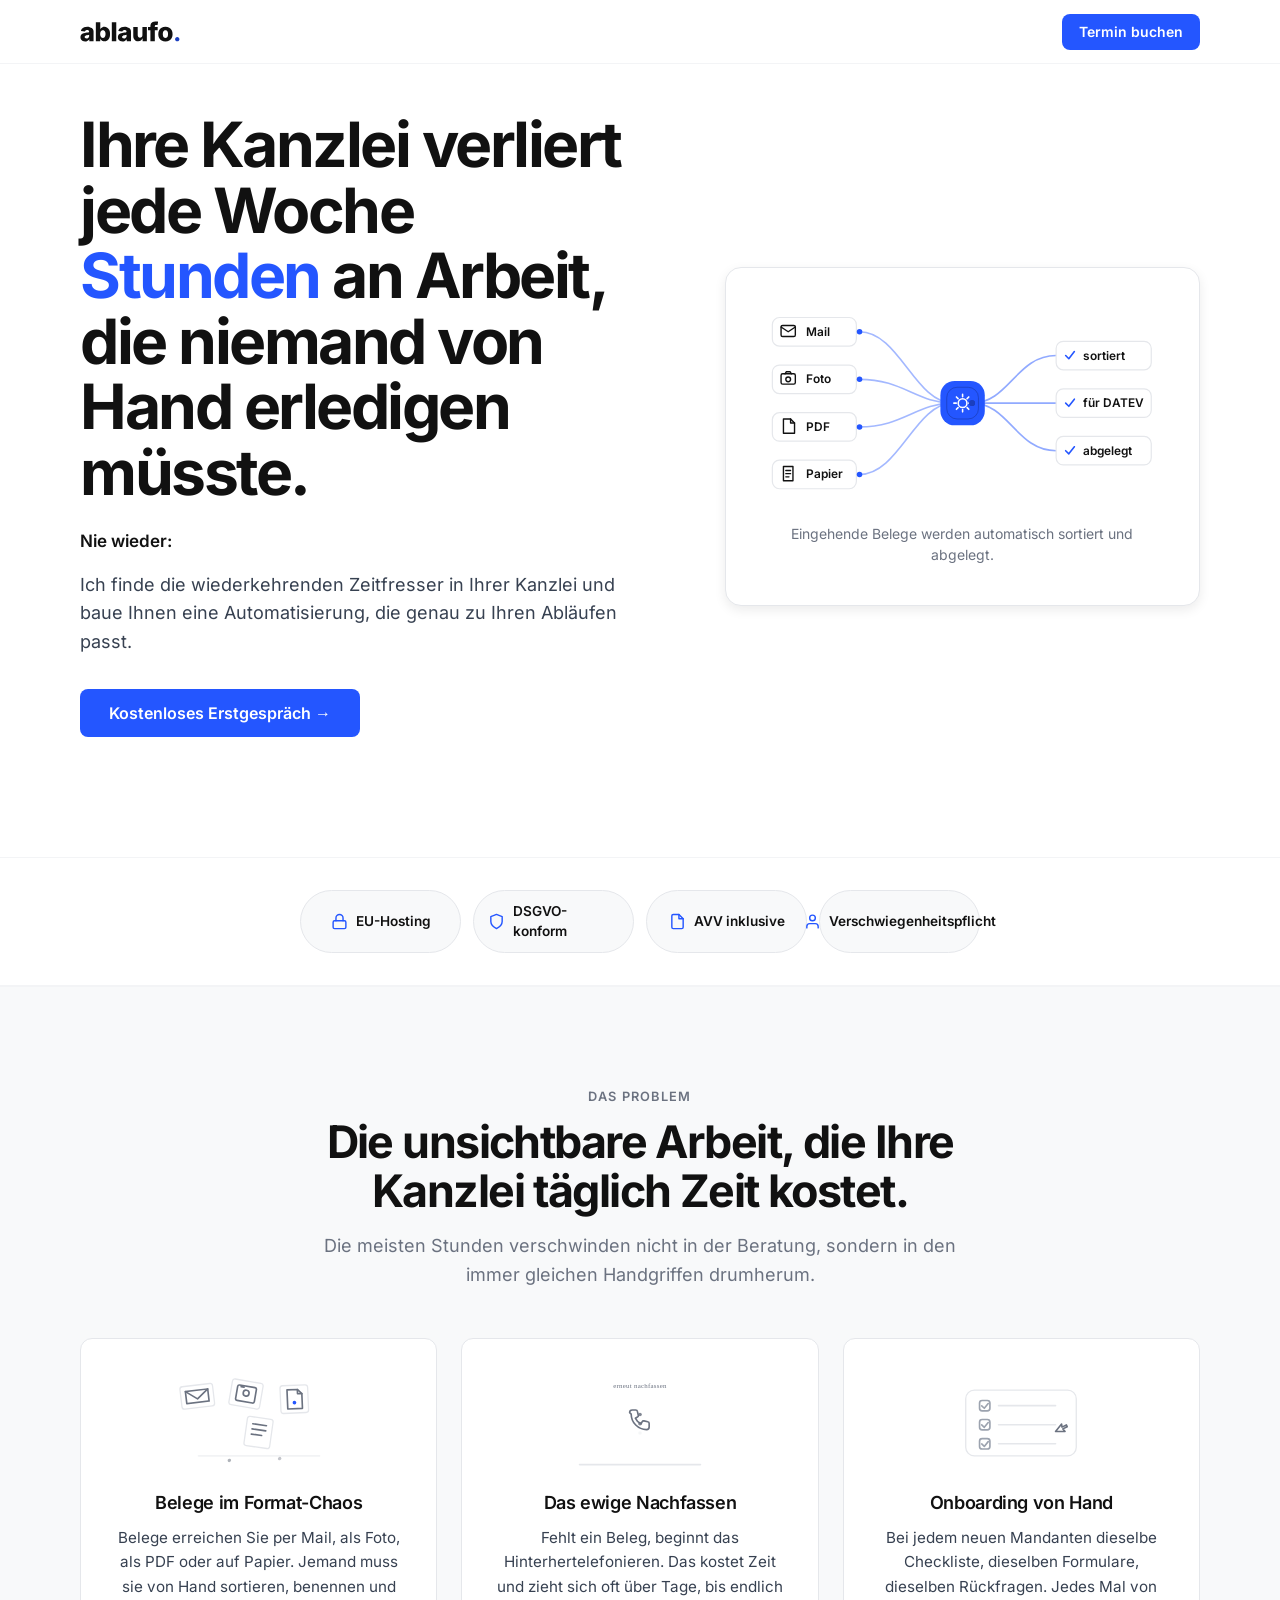
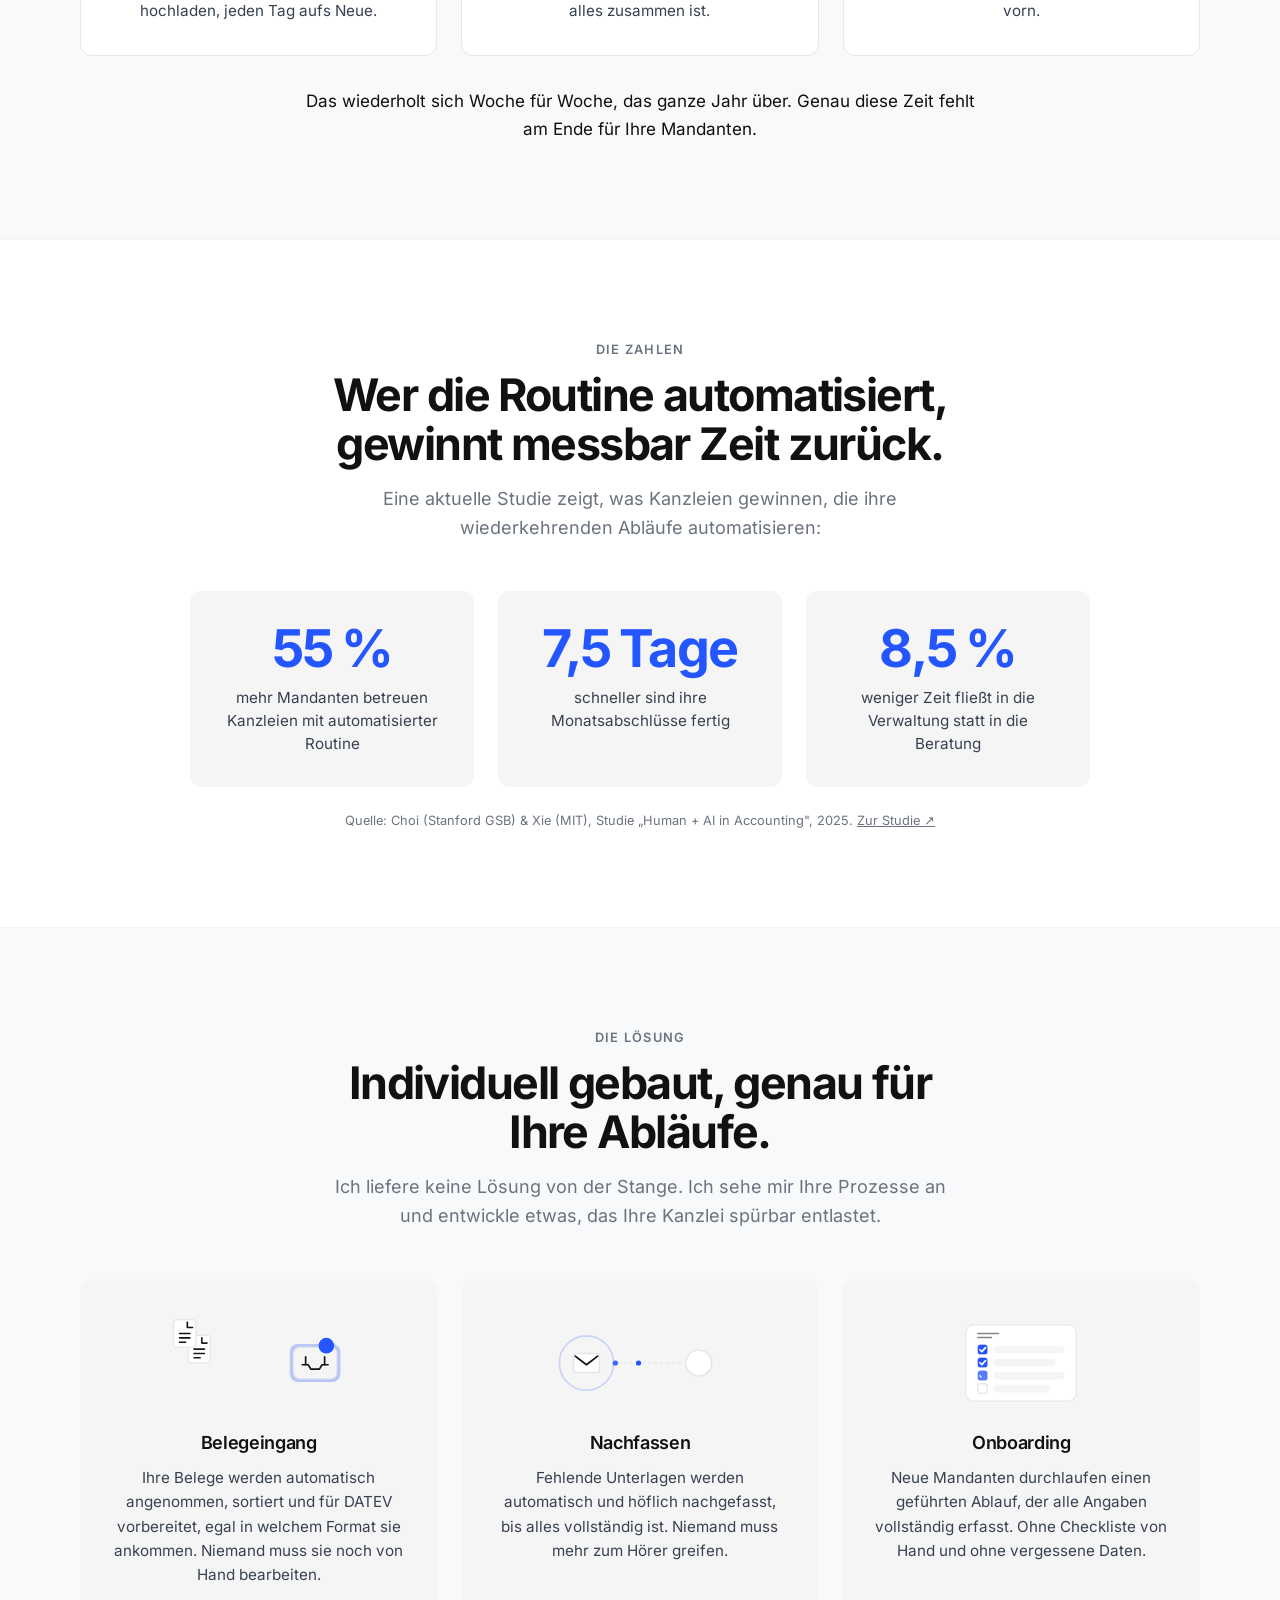
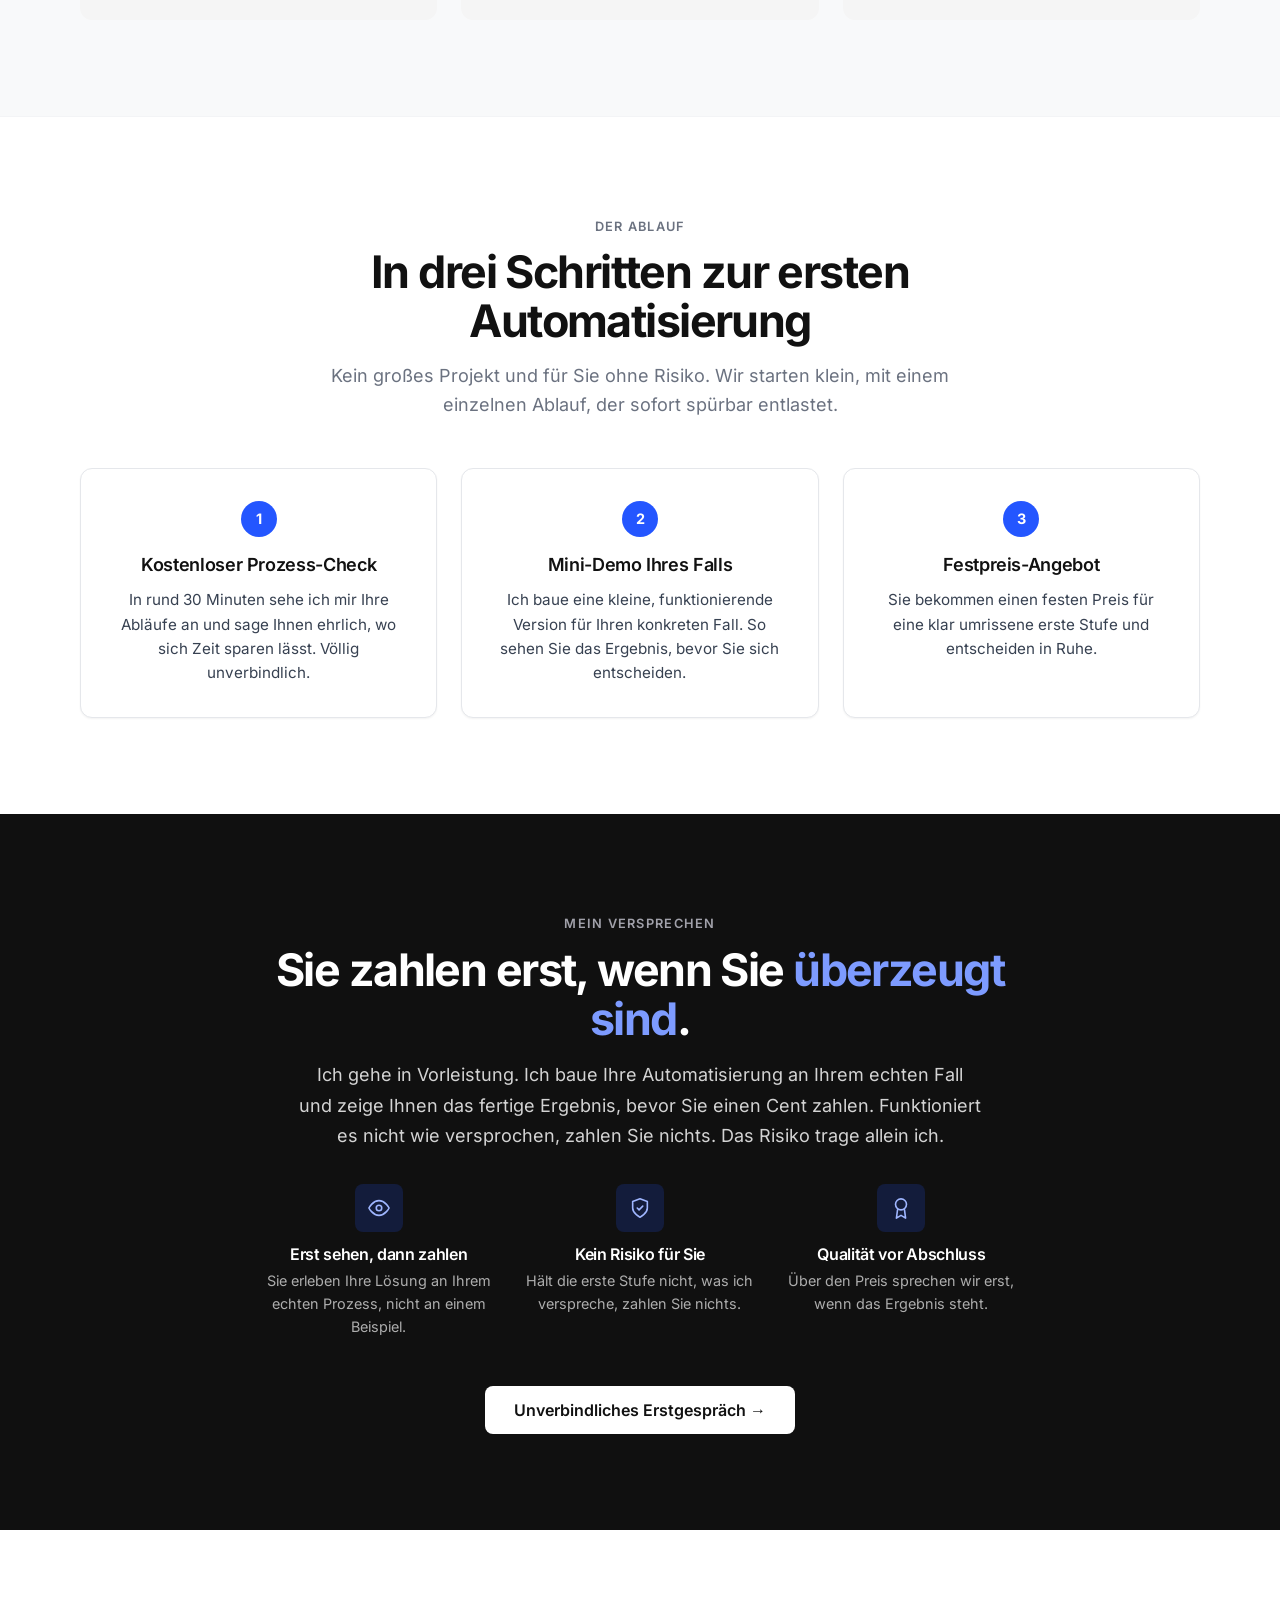
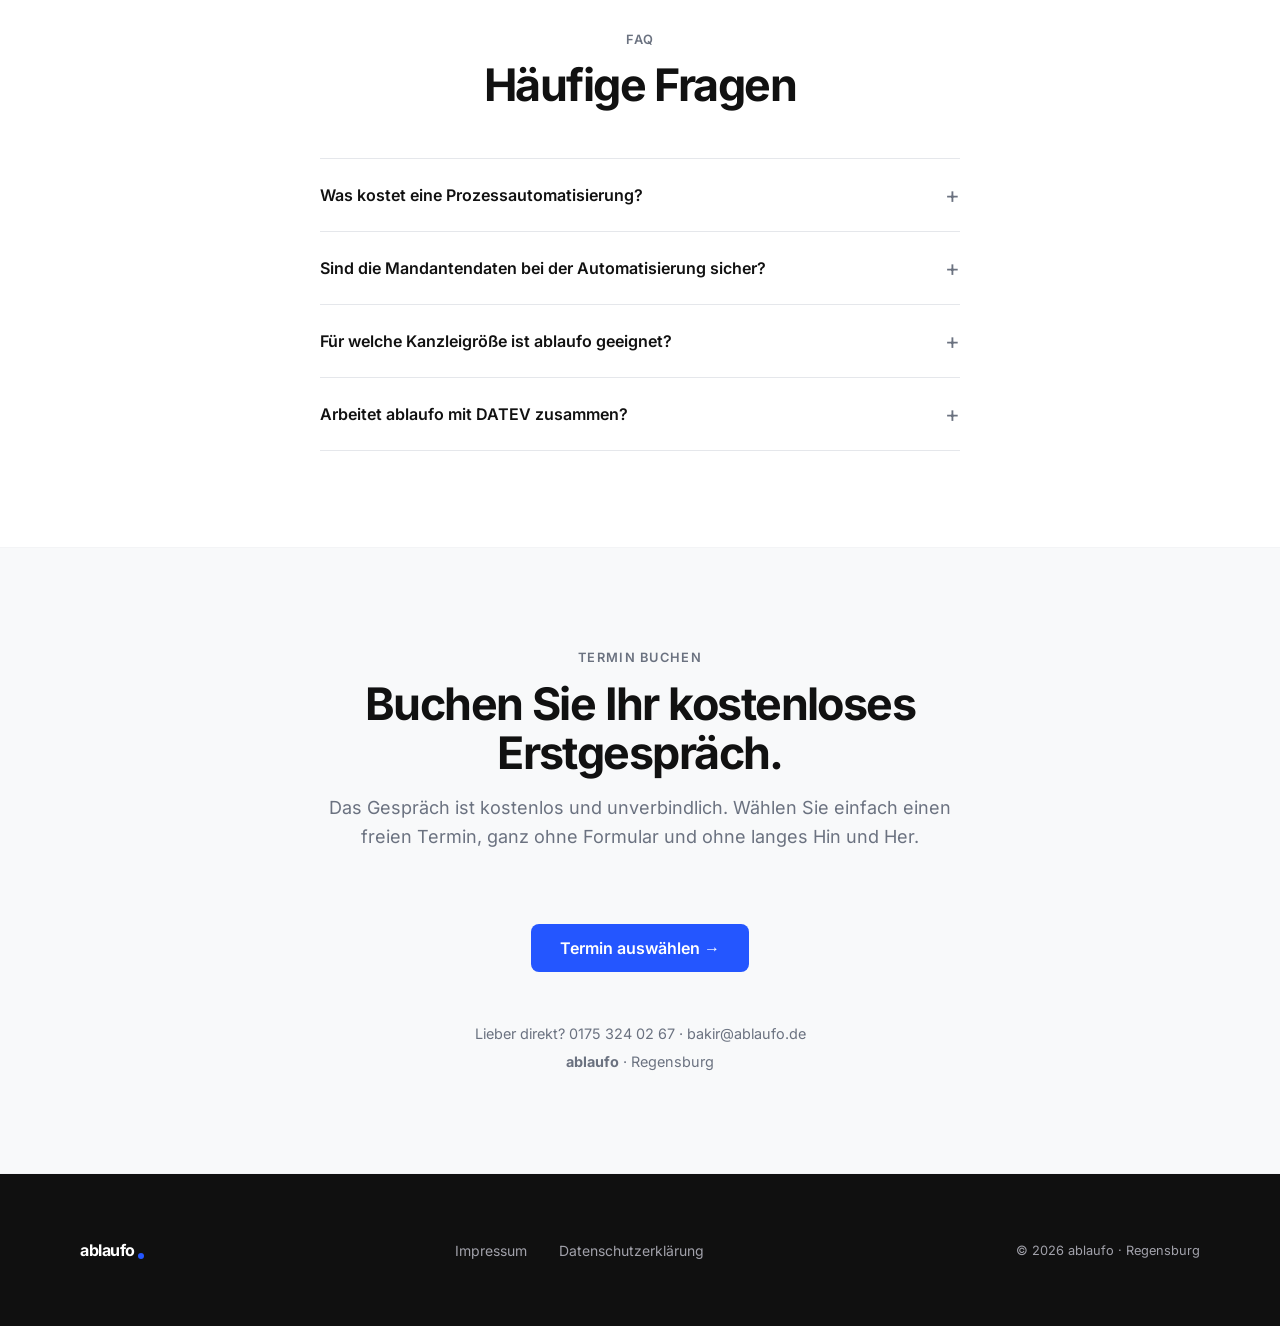
<file: docs/index.html>
<!DOCTYPE html>
<html lang="de">
<head>
  <meta charset="UTF-8">
  <meta name="viewport" content="width=device-width, initial-scale=1.0">

  <!-- DEV-VERSION im Titel: zeigt Burak ob der Deploy live ist. VOR LAUNCH ENTFERNEN! -->
  <title>ablaufo – Prozessautomatisierung für Steuerkanzleien in Regensburg · v16</title>
  <meta name="description" content="ablaufo automatisiert wiederkehrende Abläufe für Steuerkanzleien in Regensburg und der Oberpfalz – Belegeingang, Nachfassen und Mandanten-Onboarding. DSGVO-konform, EU-Hosting, AVV inklusive.">
  <meta name="author" content="ablaufo">
  <link rel="canonical" href="https://ablaufo.de/">

  <meta property="og:type" content="website">
  <meta property="og:title" content="ablaufo – Prozessautomatisierung für Steuerkanzleien in Regensburg">
  <meta property="og:description" content="Automatisierung wiederkehrender Abläufe für Steuerkanzleien – Belegeingang, Nachfassen, Mandanten-Onboarding. DSGVO-konform, EU-Hosting.">
  <meta property="og:url" content="https://ablaufo.de/">
  <meta property="og:locale" content="de_DE">
  <meta property="og:site_name" content="ablaufo">
  <meta property="og:image" content="https://ablaufo.de/og-image.png">
  <meta name="twitter:card" content="summary_large_image">
  <meta name="twitter:title" content="ablaufo – Prozessautomatisierung für Steuerkanzleien in Regensburg">
  <meta name="twitter:description" content="Automatisierung wiederkehrender Abläufe für Steuerkanzleien – DSGVO-konform, EU-Hosting.">
  <meta name="twitter:image" content="https://ablaufo.de/og-image.png">

  <link rel="icon" href="favicon.svg" type="image/svg+xml">
  <script>document.documentElement.classList.add('js')</script>
  <link rel="stylesheet" href="fonts.css?v=5">
  <link rel="stylesheet" href="styles.css?v=14">

  <script type="application/ld+json">
  {
    "@context": "https://schema.org",
    "@type": "ProfessionalService",
    "name": "ablaufo",
    "url": "https://ablaufo.de/",
    "image": "https://ablaufo.de/og-image.png",
    "description": "Automatisierung wiederkehrender Geschäftsprozesse für Steuerkanzleien in Regensburg und der Oberpfalz – Belegeingang, Nachfassen bei Mandanten und Onboarding neuer Mandanten. DSGVO-konform, EU-Hosting, Mandantendaten verlassen die EU nicht.",
    "address": {
      "@type": "PostalAddress",
      "addressLocality": "Regensburg",
      "addressRegion": "Bayern",
      "addressCountry": "DE"
    },
    "areaServed": [
      { "@type": "City", "name": "Regensburg" },
      { "@type": "AdministrativeArea", "name": "Oberpfalz" }
    ],
    "email": "bakir@ablaufo.de",
    "knowsAbout": ["Geschäftsprozess-Automatisierung","Belegeingang","DSGVO","Auftragsverarbeitung","Steuerkanzleien","n8n","DATEV"]
  }
  </script>

  <script type="application/ld+json">
  {
    "@context": "https://schema.org",
    "@type": "FAQPage",
    "mainEntity": [
      { "@type": "Question", "name": "Was kostet eine Prozessautomatisierung für meine Steuerkanzlei?", "acceptedAnswer": { "@type": "Answer", "text": "Ich arbeite mit festen Preisen: einmalig für den Aufbau, danach ein kleiner monatlicher Betrag für Hosting, Wartung und Support. Der erste Blick auf Ihre Abläufe ist kostenlos. Sie zahlen nur, wenn wir gemeinsam etwas umsetzen." } },
      { "@type": "Question", "name": "Sind die Mandantendaten bei der Automatisierung sicher?", "acceptedAnswer": { "@type": "Answer", "text": "Ja. Ihre Mandantendaten verlassen die EU nicht, denn ich nutze ausschließlich EU-Hosting auf deutschen Servern. Vor dem Start schließen wir einen Auftragsverarbeitungsvertrag nach Art. 28 DSGVO; zusätzlich verpflichte ich mich schriftlich auf das Berufsgeheimnis (§ 203 Abs. 4 StGB)." } },
      { "@type": "Question", "name": "Für welche Kanzleigröße ist ablaufo geeignet?", "acceptedAnswer": { "@type": "Answer", "text": "Für jede Größe. Ob Einzelkanzlei oder mehrere Standorte: Ich automatisiere einzelne Prozesse, nicht die ganze Kanzlei auf einmal. Wir starten klein, mit einem Ablauf, der sofort Zeit spart." } },
      { "@type": "Question", "name": "Arbeitet ablaufo mit DATEV zusammen?", "acceptedAnswer": { "@type": "Answer", "text": "DATEV bleibt Ihr zentrales System. Ich setze davor an, beim Belegfluss, beim Nachfassen und beim Onboarding, und liefere sauber aufbereitete Daten, bevor sie in DATEV landen." } }
    ]
  }
  </script>
</head>
<body>

  <!-- SCROLL-FORTSCHRITT -->
  <div class="scroll-progress" aria-hidden="true"><span></span></div>

  <!-- STICKY HEADER -->
  <header class="site-head" id="top">
    <div class="container head-inner">
      <a href="#top" class="brand" aria-label="ablaufo Startseite"><img src="logo.svg?v=8" alt="ablaufo" class="brand-logo"></a>
      <a href="#termin" class="btn btn-primary btn-sm" data-cal-link="ablaufo/gespraech" data-cal-namespace="gespraech" data-cal-config='{"layout":"month_view","useSlotsViewOnSmallScreen":"true","locale":"de"}'>Termin buchen</a>
    </div>
  </header>

  <main>

    <!-- HERO -->
    <section class="hero">
      <div class="container hero-grid">
        <div class="hero-copy">
          <h1 class="reveal">Ihre Kanzlei verliert jede Woche <span class="hl">Stunden</span> an Arbeit, die niemand von Hand erledigen müsste.</h1>
          <p class="hero-rotate reveal"><span class="rotate-pre">Nie wieder:&nbsp;</span><span class="rotate" aria-hidden="true"><span>Belege von Hand sortieren</span><span>Mandanten hinterhertelefonieren</span><span>Onboarding-Listen abarbeiten</span></span></p>
          <p class="lead reveal">Ich finde die wiederkehrenden Zeitfresser in Ihrer Kanzlei und baue Ihnen eine Automatisierung, die genau zu Ihren Abläufen passt.</p>
          <div class="hero-cta reveal">
            <a href="#termin" class="btn btn-primary btn-lg" data-cal-link="ablaufo/gespraech" data-cal-namespace="gespraech" data-cal-config='{"layout":"month_view","useSlotsViewOnSmallScreen":"true","locale":"de"}'>Kostenloses Erstgespräch&nbsp;→</a>
          </div>
        </div>

        <!-- AUTOMATISIERUNGS-PIPELINE: Eingänge → Knoten → Ergebnisse -->
        <div class="hero-visual reveal">
          <svg class="pipeline" viewBox="32 50 496 240" xmlns="http://www.w3.org/2000/svg" role="img" aria-labelledby="pl-title pl-desc">
            <title id="pl-title">ablaufo Automatisierung</title>
            <desc id="pl-desc">Belege als Mail, Foto, PDF und Papier laufen in den ablaufo-Automatik-Knoten und kommen sortiert, für DATEV vorbereitet und abgelegt wieder heraus.</desc>
            <style>
              .pipeline{--blue:#2456FF;--blue-dark:#1B3FBF;--ink:#111111;--line:#e5e7eb;--card:#ffffff;}
              .pipeline .conn{fill:none;stroke:var(--blue);stroke-width:2;stroke-linecap:round;opacity:.42;}
              .pipeline .conn-out{opacity:.5;}
              .pipeline .chip{fill:var(--card);stroke:var(--line);stroke-width:1.5;}
              .pipeline .ico{fill:none;stroke:var(--ink);stroke-width:1.75;stroke-linecap:round;stroke-linejoin:round;}
              .pipeline .lbl{font-family:inherit;font-size:15px;font-weight:600;fill:var(--ink);}
              .pipeline .res-lbl{font-family:inherit;font-size:15px;font-weight:600;fill:var(--ink);}
              .pipeline .check{fill:none;stroke:var(--blue);stroke-width:2;stroke-linecap:round;stroke-linejoin:round;}
              .pipeline .node-lbl{font-family:inherit;font-size:16px;font-weight:700;fill:#fff;letter-spacing:.2px;}
              .pipeline .gear{fill:none;stroke:#fff;stroke-width:2;stroke-linecap:round;stroke-linejoin:round;}
              .pipeline .node-glow{transform-box:fill-box;transform-origin:center;animation:plPulse 4s ease-in-out infinite;}
              @keyframes plPulse{0%,100%{opacity:.18;transform:scale(1);}50%{opacity:.34;transform:scale(1.06);}}
              .pipeline .gear-rot{transform-box:fill-box;transform-origin:center;animation:plSpin 9s linear infinite;}
              @keyframes plSpin{to{transform:rotate(360deg);}}
              .pipeline .dot{fill:var(--blue);opacity:0;}
              @supports (offset-path:path('M0,0 L1,1')){ .pipeline .dot{opacity:1;} }
              .pipeline .d1{offset-path:path('M150,80 C200,80 220,170 268,170');animation:plFlow 3.2s linear infinite;}
              .pipeline .d2{offset-path:path('M150,140 C205,140 222,170 268,170');animation:plFlow 3.2s linear infinite .8s;}
              .pipeline .d3{offset-path:path('M150,200 C205,200 222,170 268,170');animation:plFlow 3.2s linear infinite 1.6s;}
              .pipeline .d4{offset-path:path('M150,260 C200,260 220,170 268,170');animation:plFlow 3.2s linear infinite 2.4s;}
              .pipeline .o1{fill:var(--blue-dark);offset-path:path('M292,170 C338,170 348,110 398,110');animation:plFlow 3.2s linear infinite 1.6s;}
              .pipeline .o2{fill:var(--blue-dark);offset-path:path('M292,170 C340,170 350,170 398,170');animation:plFlow 3.2s linear infinite 2.2s;}
              .pipeline .o3{fill:var(--blue-dark);offset-path:path('M292,170 C338,170 348,230 398,230');animation:plFlow 3.2s linear infinite 2.8s;}
              @keyframes plFlow{0%{offset-distance:0%;opacity:0;}10%{opacity:1;}85%{opacity:1;}100%{offset-distance:100%;opacity:0;}}
              @media (prefers-reduced-motion:reduce){
                .pipeline .dot{display:none;}
                .pipeline .node-glow{animation:none;opacity:.26;transform:none;}
                .pipeline .gear-rot{animation:none;}
              }
            </style>
            <path class="conn" d="M150,80 C200,80 220,170 268,170"/>
            <path class="conn" d="M150,140 C205,140 222,170 268,170"/>
            <path class="conn" d="M150,200 C205,200 222,170 268,170"/>
            <path class="conn" d="M150,260 C200,260 220,170 268,170"/>
            <path class="conn conn-out" d="M292,170 C338,170 348,110 398,110"/>
            <path class="conn conn-out" d="M292,170 C340,170 350,170 398,170"/>
            <path class="conn conn-out" d="M292,170 C338,170 348,230 398,230"/>
            <g transform="translate(40,62)">
              <rect class="chip" x="0" y="0" width="106" height="36" rx="9"/>
              <g class="ico" transform="translate(11,9)"><rect x="0" y="1" width="18" height="14" rx="2"/><path d="M0,3 L9,9 L18,3"/></g>
              <text class="lbl" x="42" y="23">Mail</text>
            </g>
            <g transform="translate(40,122)">
              <rect class="chip" x="0" y="0" width="106" height="36" rx="9"/>
              <g class="ico" transform="translate(11,9)"><rect x="0" y="2" width="18" height="13" rx="2"/><path d="M5,2 L6.5,-0.5 L11.5,-0.5 L13,2"/><circle cx="9" cy="9" r="3"/></g>
              <text class="lbl" x="42" y="23">Foto</text>
            </g>
            <g transform="translate(40,182)">
              <rect class="chip" x="0" y="0" width="106" height="36" rx="9"/>
              <g class="ico" transform="translate(12,8)"><path d="M2,0 L11,0 L16,5 L16,18 L2,18 Z"/><path d="M11,0 L11,5 L16,5"/></g>
              <text class="lbl" x="42" y="23">PDF</text>
            </g>
            <g transform="translate(40,242)">
              <rect class="chip" x="0" y="0" width="106" height="36" rx="9"/>
              <g class="ico" transform="translate(12,8)"><path d="M2,0 H14 V18 H2 Z"/><path d="M5,5 H11 M5,9 H11 M5,13 H9"/></g>
              <text class="lbl" x="42" y="23">Papier</text>
            </g>
            <rect class="node-glow" x="252" y="142" width="56" height="56" rx="18" fill="var(--blue)"/>
            <rect x="260" y="150" width="40" height="40" rx="13" fill="var(--blue)" stroke="var(--blue-dark)" stroke-width="1"/>
            <g class="gear-rot" transform="translate(280,170)">
              <g class="gear"><circle cx="0" cy="0" r="5.5"/><path d="M0,-11 V-8 M0,11 V8 M-11,0 H-8 M11,0 H8 M-7.8,-7.8 L-5.7,-5.7 M7.8,7.8 L5.7,5.7 M7.8,-7.8 L5.7,-5.7 M-7.8,7.8 L-5.7,5.7"/></g>
            </g>
            <text class="node-lbl" x="280" y="216" text-anchor="middle">ablaufo</text>
            <g transform="translate(398,92)">
              <rect class="chip" x="0" y="0" width="120" height="36" rx="9"/>
              <path class="check" d="M12,18 l4,4 l7,-9"/>
              <text class="res-lbl" x="34" y="23">sortiert</text>
            </g>
            <g transform="translate(398,152)">
              <rect class="chip" x="0" y="0" width="120" height="36" rx="9"/>
              <path class="check" d="M12,18 l4,4 l7,-9"/>
              <text class="res-lbl" x="34" y="23">für DATEV</text>
            </g>
            <g transform="translate(398,212)">
              <rect class="chip" x="0" y="0" width="120" height="36" rx="9"/>
              <path class="check" d="M12,18 l4,4 l7,-9"/>
              <text class="res-lbl" x="34" y="23">abgelegt</text>
            </g>
            <circle class="dot d1" r="3.5"/><circle class="dot d2" r="3.5"/><circle class="dot d3" r="3.5"/><circle class="dot d4" r="3.5"/>
            <circle class="dot o1" r="3.5"/><circle class="dot o2" r="3.5"/><circle class="dot o3" r="3.5"/>
          </svg>
          <p class="flow-caption">Eingehende Belege werden automatisch sortiert und abgelegt.</p>
        </div>
      </div>
    </section>

    <!-- TRUST STRIP -->
    <section class="trust" aria-label="Vertrauensmerkmale">
      <div class="container trust-inner">
        <span class="trust-item"><svg width="17" height="17" viewBox="0 0 24 24" fill="none" stroke="currentColor" stroke-width="2" stroke-linecap="round" stroke-linejoin="round" aria-hidden="true"><rect x="3" y="11" width="18" height="11" rx="2"/><path d="M7 11V7a5 5 0 0 1 10 0v4"/></svg>EU-Hosting</span>
        <span class="trust-item"><svg width="17" height="17" viewBox="0 0 24 24" fill="none" stroke="currentColor" stroke-width="2" stroke-linecap="round" stroke-linejoin="round" aria-hidden="true"><path d="M12 22s8-4 8-10V5l-8-3-8 3v7c0 6 8 10 8 10z"/></svg>DSGVO-konform</span>
        <span class="trust-item"><svg width="17" height="17" viewBox="0 0 24 24" fill="none" stroke="currentColor" stroke-width="2" stroke-linecap="round" stroke-linejoin="round" aria-hidden="true"><path d="M14 2H6a2 2 0 0 0-2 2v16a2 2 0 0 0 2 2h12a2 2 0 0 0 2-2V8z"/><polyline points="14 2 14 8 20 8"/></svg>AVV inklusive</span>
        <span class="trust-item"><svg width="17" height="17" viewBox="0 0 24 24" fill="none" stroke="currentColor" stroke-width="2" stroke-linecap="round" stroke-linejoin="round" aria-hidden="true"><path d="M20 21v-2a4 4 0 0 0-4-4H8a4 4 0 0 0-4 4v2"/><circle cx="12" cy="7" r="4"/></svg>Verschwiegenheitspflicht</span>
      </div>
    </section>

    <!-- PROBLEM: Zeitfresser bewusst machen -->
    <section class="section section--alt" aria-labelledby="problem-title">
      <div class="container">
        <div class="sec-head reveal">
          <p class="eyebrow">Das Problem</p>
          <h2 id="problem-title">Die unsichtbare Arbeit, die Ihre Kanzlei täglich Zeit kostet.</h2>
          <p class="sec-sub">Die meisten Stunden verschwinden nicht in der Beratung, sondern in den immer gleichen Handgriffen drumherum.</p>
        </div>
        <ul class="cards">
          <li class="card card--problem reveal">
            <div class="card-gfx"><img src="graphics/pchaos.svg" alt="" aria-hidden="true" loading="lazy"></div>
            <h3>Belege im Format-Chaos</h3>
            <p>Belege erreichen Sie per Mail, als Foto, als PDF oder auf Papier. Jemand muss sie von Hand sortieren, benennen und hochladen, jeden Tag aufs Neue.</p>
          </li>
          <li class="card card--problem reveal">
            <div class="card-gfx"><img src="graphics/pnach.svg" alt="" aria-hidden="true" loading="lazy"></div>
            <h3>Das ewige Nachfassen</h3>
            <p>Fehlt ein Beleg, beginnt das Hinterhertelefonieren. Das kostet Zeit und zieht sich oft über Tage, bis endlich alles zusammen ist.</p>
          </li>
          <li class="card card--problem reveal">
            <div class="card-gfx"><img src="graphics/ponb.svg" alt="" aria-hidden="true" loading="lazy"></div>
            <h3>Onboarding von Hand</h3>
            <p>Bei jedem neuen Mandanten dieselbe Checkliste, dieselben Formulare, dieselben Rückfragen. Jedes Mal von vorn.</p>
          </li>
        </ul>
        <p class="problem-punch reveal">Das wiederholt sich Woche für Woche, das ganze Jahr über. Genau diese Zeit fehlt am Ende für Ihre Mandanten.</p>
      </div>
    </section>

    <!-- STUDIEN / BELEG -->
    <section class="section" aria-labelledby="studien-title">
      <div class="container">
        <div class="sec-head reveal">
          <p class="eyebrow">Die Zahlen</p>
          <h2 id="studien-title">Wer die Routine automatisiert, gewinnt messbar Zeit zurück.</h2>
          <p class="sec-sub">Eine aktuelle Studie zeigt, was Kanzleien gewinnen, die ihre wiederkehrenden Abläufe automatisieren:</p>
        </div>
        <div class="stats">
          <div class="stat reveal">
            <span class="stat-num" data-to="55" data-suffix="&#8201;%">55&#8201;%</span>
            <p class="stat-label">mehr Mandanten betreuen Kanzleien mit automatisierter Routine</p>
          </div>
          <div class="stat reveal">
            <span class="stat-num" data-to="7.5" data-decimals="1" data-suffix="&#8201;Tage">7,5&#8201;Tage</span>
            <p class="stat-label">schneller sind ihre Monatsabschlüsse fertig</p>
          </div>
          <div class="stat reveal">
            <span class="stat-num" data-to="8.5" data-decimals="1" data-suffix="&#8201;%">8,5&#8201;%</span>
            <p class="stat-label">weniger Zeit fließt in die Verwaltung statt in die Beratung</p>
          </div>
        </div>
        <p class="stat-source reveal">Quelle: Choi (Stanford GSB) &amp; Xie (MIT), Studie „Human&nbsp;+&nbsp;AI in Accounting", 2025. <a href="https://www.gsb.stanford.edu/faculty-research/working-papers/human-ai-accounting-early-evidence-field" target="_blank" rel="nofollow noopener">Zur Studie&nbsp;↗</a></p>
      </div>
    </section>

    <!-- LEISTUNGEN -->
    <section id="leistungen" class="section section--alt" aria-labelledby="leistungen-title">
      <div class="container">
        <div class="sec-head reveal">
          <p class="eyebrow">Die Lösung</p>
          <h2 id="leistungen-title">Individuell gebaut, genau für Ihre Abläufe.</h2>
          <p class="sec-sub">Ich liefere keine Lösung von der Stange. Ich sehe mir Ihre Prozesse an und entwickle etwas, das Ihre Kanzlei spürbar entlastet.</p>
        </div>
        <ul class="cards">
          <li class="card reveal">
            <div class="card-gfx"><img src="graphics/belegeingang.svg" alt="" aria-hidden="true" loading="lazy"></div>
            <h3>Belegeingang</h3>
            <p>Ihre Belege werden automatisch angenommen, sortiert und für DATEV vorbereitet, egal in welchem Format sie ankommen. Niemand muss sie noch von Hand bearbeiten.</p>
          </li>
          <li class="card reveal">
            <div class="card-gfx"><img src="graphics/nachfassen.svg" alt="" aria-hidden="true" loading="lazy"></div>
            <h3>Nachfassen</h3>
            <p>Fehlende Unterlagen werden automatisch und höflich nachgefasst, bis alles vollständig ist. Niemand muss mehr zum Hörer greifen.</p>
          </li>
          <li class="card reveal">
            <div class="card-gfx"><img src="graphics/onboarding.svg" alt="" aria-hidden="true" loading="lazy"></div>
            <h3>Onboarding</h3>
            <p>Neue Mandanten durchlaufen einen geführten Ablauf, der alle Angaben vollständig erfasst. Ohne Checkliste von Hand und ohne vergessene Daten.</p>
          </li>
        </ul>
      </div>
    </section>


    <!-- ABLAUF DER ZUSAMMENARBEIT -->
    <section class="section" aria-labelledby="ablauf-title">
      <div class="container">
        <div class="sec-head reveal">
          <p class="eyebrow">Der Ablauf</p>
          <h2 id="ablauf-title">In drei Schritten zur ersten Automatisierung</h2>
          <p class="sec-sub">Kein großes Projekt und für Sie ohne Risiko. Wir starten klein, mit einem einzelnen Ablauf, der sofort spürbar entlastet.</p>
        </div>
        <ol class="steps">
          <li class="step reveal">
            <span class="step-num">1</span>
            <h3>Kostenloser Prozess-Check</h3>
            <p>In rund 30 Minuten sehe ich mir Ihre Abläufe an und sage Ihnen ehrlich, wo sich Zeit sparen lässt. Völlig unverbindlich.</p>
          </li>
          <li class="step reveal">
            <span class="step-num">2</span>
            <h3>Mini-Demo Ihres Falls</h3>
            <p>Ich baue eine kleine, funktionierende Version für Ihren konkreten Fall. So sehen Sie das Ergebnis, bevor Sie sich entscheiden.</p>
          </li>
          <li class="step reveal">
            <span class="step-num">3</span>
            <h3>Festpreis-Angebot</h3>
            <p>Sie bekommen einen festen Preis für eine klar umrissene erste Stufe und entscheiden in Ruhe.</p>
          </li>
        </ol>
      </div>
    </section>

    <!-- VERSPRECHEN / VORLEISTUNG (dunkler Höhepunkt) -->
    <section class="section promise" aria-labelledby="promise-title">
      <div class="container">
        <div class="promise-inner reveal">
          <p class="eyebrow">Mein Versprechen</p>
          <h2 id="promise-title">Sie zahlen erst, wenn Sie <span class="hl">überzeugt sind</span>.</h2>
          <p class="promise-lead">Ich gehe in Vorleistung. Ich baue Ihre Automatisierung an Ihrem echten Fall und zeige Ihnen das fertige Ergebnis, bevor Sie einen Cent zahlen. Funktioniert es nicht wie versprochen, zahlen Sie nichts. Das Risiko trage allein ich.</p>
          <div class="promise-points">
            <div class="promise-point">
              <div class="promise-point-ic"><svg width="22" height="22" viewBox="0 0 24 24" fill="none" stroke="currentColor" stroke-width="1.75" stroke-linecap="round" stroke-linejoin="round" aria-hidden="true"><path d="M1 12s4-8 11-8 11 8 11 8-4 8-11 8-11-8-11-8z"/><circle cx="12" cy="12" r="3"/></svg></div>
              <h3>Erst sehen, dann zahlen</h3>
              <p>Sie erleben Ihre Lösung an Ihrem echten Prozess, nicht an einem Beispiel.</p>
            </div>
            <div class="promise-point">
              <div class="promise-point-ic"><svg width="22" height="22" viewBox="0 0 24 24" fill="none" stroke="currentColor" stroke-width="1.75" stroke-linecap="round" stroke-linejoin="round" aria-hidden="true"><path d="M12 22s8-4 8-10V5l-8-3-8 3v7c0 6 8 10 8 10z"/><polyline points="9 12 11 14 15 10"/></svg></div>
              <h3>Kein Risiko für Sie</h3>
              <p>Hält die erste Stufe nicht, was ich verspreche, zahlen Sie nichts.</p>
            </div>
            <div class="promise-point">
              <div class="promise-point-ic"><svg width="22" height="22" viewBox="0 0 24 24" fill="none" stroke="currentColor" stroke-width="1.75" stroke-linecap="round" stroke-linejoin="round" aria-hidden="true"><circle cx="12" cy="8" r="6"/><polyline points="8.21 13.89 7 23 12 20 17 23 15.79 13.88"/></svg></div>
              <h3>Qualität vor Abschluss</h3>
              <p>Über den Preis sprechen wir erst, wenn das Ergebnis steht.</p>
            </div>
          </div>
          <a href="#termin" class="btn btn-light btn-lg" data-cal-link="ablaufo/gespraech" data-cal-namespace="gespraech" data-cal-config='{"layout":"month_view","useSlotsViewOnSmallScreen":"true","locale":"de"}'>Unverbindliches Erstgespräch&nbsp;→</a>
        </div>
      </div>
    </section>

    <!-- FAQ -->
    <section class="section" aria-labelledby="faq-title">
      <div class="container measure">
        <div class="sec-head reveal">
          <p class="eyebrow">FAQ</p>
          <h2 id="faq-title">Häufige Fragen</h2>
        </div>
        <div class="faq">
          <details class="reveal"><summary>Was kostet eine Prozessautomatisierung?</summary><p>Ich arbeite mit festen Preisen: einmalig für den Aufbau, danach ein kleiner monatlicher Betrag für Hosting, Wartung und Support. Der erste Blick auf Ihre Abläufe ist kostenlos. Sie zahlen nur, wenn wir gemeinsam etwas umsetzen.</p></details>
          <details class="reveal"><summary>Sind die Mandantendaten bei der Automatisierung sicher?</summary><p>Ja. Ihre Mandantendaten verlassen die EU nicht, denn ich nutze ausschließlich EU-Hosting auf deutschen Servern. Vor dem Start schließen wir einen Auftragsverarbeitungsvertrag nach Art. 28 DSGVO; zusätzlich verpflichte ich mich schriftlich auf das Berufsgeheimnis (§ 203 Abs. 4 StGB).</p></details>
          <details class="reveal"><summary>Für welche Kanzleigröße ist ablaufo geeignet?</summary><p>Für jede Größe. Ob Einzelkanzlei oder mehrere Standorte: Ich automatisiere einzelne Prozesse, nicht die ganze Kanzlei auf einmal. Wir starten klein, mit einem Ablauf, der sofort Zeit spart.</p></details>
          <details class="reveal"><summary>Arbeitet ablaufo mit DATEV zusammen?</summary><p>DATEV bleibt Ihr zentrales System. Ich setze davor an, beim Belegfluss, beim Nachfassen und beim Onboarding, und liefere sauber aufbereitete Daten, bevor sie in DATEV landen.</p></details>
        </div>
      </div>
    </section>

    <!-- TERMIN BUCHEN (finaler CTA) -->
    <section id="termin" class="section section--alt" aria-labelledby="booking-title">
      <div class="container">
        <div class="sec-head reveal">
          <p class="eyebrow">Termin buchen</p>
          <h2 id="booking-title">Buchen Sie Ihr kostenloses Erstgespräch.</h2>
          <p class="sec-sub">Das Gespräch ist kostenlos und unverbindlich. Wählen Sie einfach einen freien Termin, ganz ohne Formular und ohne langes Hin und Her.</p>
        </div>
        <div class="reveal" style="text-align:center;padding:var(--sp-lg) 0">
          <a class="btn btn-primary btn-lg" data-cal-link="ablaufo/gespraech" data-cal-namespace="gespraech" data-cal-config='{"layout":"month_view","useSlotsViewOnSmallScreen":"true","locale":"de"}'>Termin auswählen&nbsp;→</a>
        </div>
        <p class="contact-meta reveal" style="text-align:center">
          Lieber direkt? <a href="tel:+491753240267">0175&nbsp;324&nbsp;02&nbsp;67</a> · <a href="mailto:bakir@ablaufo.de">bakir@ablaufo.de</a><br>
          <strong>ablaufo</strong> · Regensburg
        </p>
      </div>
    </section>

  </main>

  <footer class="site-foot">
    <div class="container foot-inner">
      <span class="brand brand--foot">ablaufo<span class="brand-dot" aria-hidden="true"></span></span>
      <nav class="foot-nav" aria-label="Rechtliches">
        <a href="impressum.html">Impressum</a>
        <a href="datenschutz.html">Datenschutzerklärung</a>
      </nav>
      <span class="copyright">© 2026 ablaufo · Regensburg</span>
    </div>
  </footer>

  <!-- MOBILE STICKY-CTA (erscheint nach Hero, versteckt in der Termin-Sektion) -->
  <a class="mobile-cta" href="#termin" data-cal-link="ablaufo/gespraech" data-cal-namespace="gespraech" data-cal-config='{"layout":"month_view","useSlotsViewOnSmallScreen":"true","locale":"de"}'>Termin buchen&nbsp;→</a>

  <!-- Scroll-Fortschritt + Mobile-CTA-Sichtbarkeit -->
  <script>
    (function () {
      var bar = document.querySelector('.scroll-progress span');
      if (bar) {
        var ticking = false;
        function update() {
          var h = document.documentElement;
          var max = h.scrollHeight - h.clientHeight;
          var p = max > 0 ? h.scrollTop / max : 0;
          bar.style.transform = 'scaleX(' + p + ')';
          ticking = false;
        }
        window.addEventListener('scroll', function () {
          if (!ticking) { ticking = true; requestAnimationFrame(update); }
        }, { passive: true });
        update();
      }

      var cta = document.querySelector('.mobile-cta');
      var hero = document.querySelector('.hero');
      var termin = document.getElementById('termin');
      if (cta && hero && 'IntersectionObserver' in window) {
        var heroVisible = true, terminVisible = false;
        function sync() {
          // Bar zeigen, sobald Hero raus und Termin noch nicht im Blick ist
          cta.classList.toggle('is-visible', !heroVisible && !terminVisible);
        }
        new IntersectionObserver(function (e) { heroVisible = e[0].isIntersecting; sync(); }, { threshold: 0 }).observe(hero);
        if (termin) new IntersectionObserver(function (e) { terminVisible = e[0].isIntersecting; sync(); }, { threshold: 0 }).observe(termin);
      }
    })();
  </script>

  <!-- Scroll-Reveal: nativer IntersectionObserver (kein Drittanbieter, iOS-robust) -->
  <script>
    (function () {
      var els = document.querySelectorAll('.reveal');
      if (!els.length) return;
      var reduce = window.matchMedia('(prefers-reduced-motion: reduce)').matches;
      function showAll() { els.forEach(function (el) { el.classList.add('is-visible'); }); }
      // Kein IntersectionObserver oder reduzierte Bewegung -> alles sofort zeigen
      if (reduce || !('IntersectionObserver' in window)) { showAll(); return; }
      var io = new IntersectionObserver(function (entries) {
        entries.forEach(function (e) {
          if (e.isIntersecting) { e.target.classList.add('is-visible'); io.unobserve(e.target); }
        });
      }, { rootMargin: '0px 0px -8% 0px', threshold: 0.01 });
      els.forEach(function (el) { io.observe(el); });
      // Sicherheitsnetz: nichts bleibt je dauerhaft versteckt, falls IO nicht feuert
      setTimeout(showAll, 3000);
    })();
  </script>

  <!-- Studien-Zähler: zählen beim Scrollen hoch -->
  <script>
    (function () {
      var nums = document.querySelectorAll('.stat-num');
      if (!nums.length) return;
      var reduce = window.matchMedia('(prefers-reduced-motion: reduce)').matches;
      function fmt(v, dec) { return v.toFixed(dec).replace('.', ','); }
      function run(el) {
        var to = parseFloat(el.getAttribute('data-to')) || 0;
        var dec = parseInt(el.getAttribute('data-decimals') || '0', 10);
        var suf = el.getAttribute('data-suffix') || '';
        if (reduce) { el.textContent = fmt(to, dec) + suf; return; }
        var start = null, dur = 1400;
        function step(ts) {
          if (start === null) start = ts;
          var p = Math.min((ts - start) / dur, 1);
          var eased = 1 - Math.pow(1 - p, 3);
          el.textContent = fmt(to * eased, dec) + suf;
          if (p < 1) requestAnimationFrame(step);
        }
        requestAnimationFrame(step);
      }
      if (!('IntersectionObserver' in window)) { nums.forEach(run); return; }
      var io = new IntersectionObserver(function (entries) {
        entries.forEach(function (e) { if (e.isIntersecting) { run(e.target); io.unobserve(e.target); } });
      }, { threshold: 0.3 });
      nums.forEach(function (n) { io.observe(n); });
    })();
  </script>

  <!-- Cal.eu Popup-Widget -->
  <script type="text/javascript">
    (function (C, A, L) { let p = function (a, ar) { a.q.push(ar); }; let d = C.document; C.Cal = C.Cal || function () { let cal = C.Cal; let ar = arguments; if (!cal.loaded) { cal.ns = {}; cal.q = cal.q || []; d.head.appendChild(d.createElement("script")).src = A; cal.loaded = true; } if (ar[0] === L) { const api = function () { p(api, arguments); }; const namespace = ar[1]; api.q = api.q || []; if(typeof namespace === "string"){cal.ns[namespace] = cal.ns[namespace] || api;p(cal.ns[namespace], ar);p(cal, ["initNamespace", namespace]);} else p(cal, ar); return;} p(cal, ar); }; })(window, "https://app.cal.eu/embed/embed.js", "init");
    Cal("init", "gespraech", {origin:"https://app.cal.eu"});
    Cal.config = Cal.config || {};
    Cal.config.forwardQueryParams = true;
    Cal.ns.gespraech("ui", {"hideEventTypeDetails":false,"layout":"month_view"});
  </script>

</body>
</html>
</file>
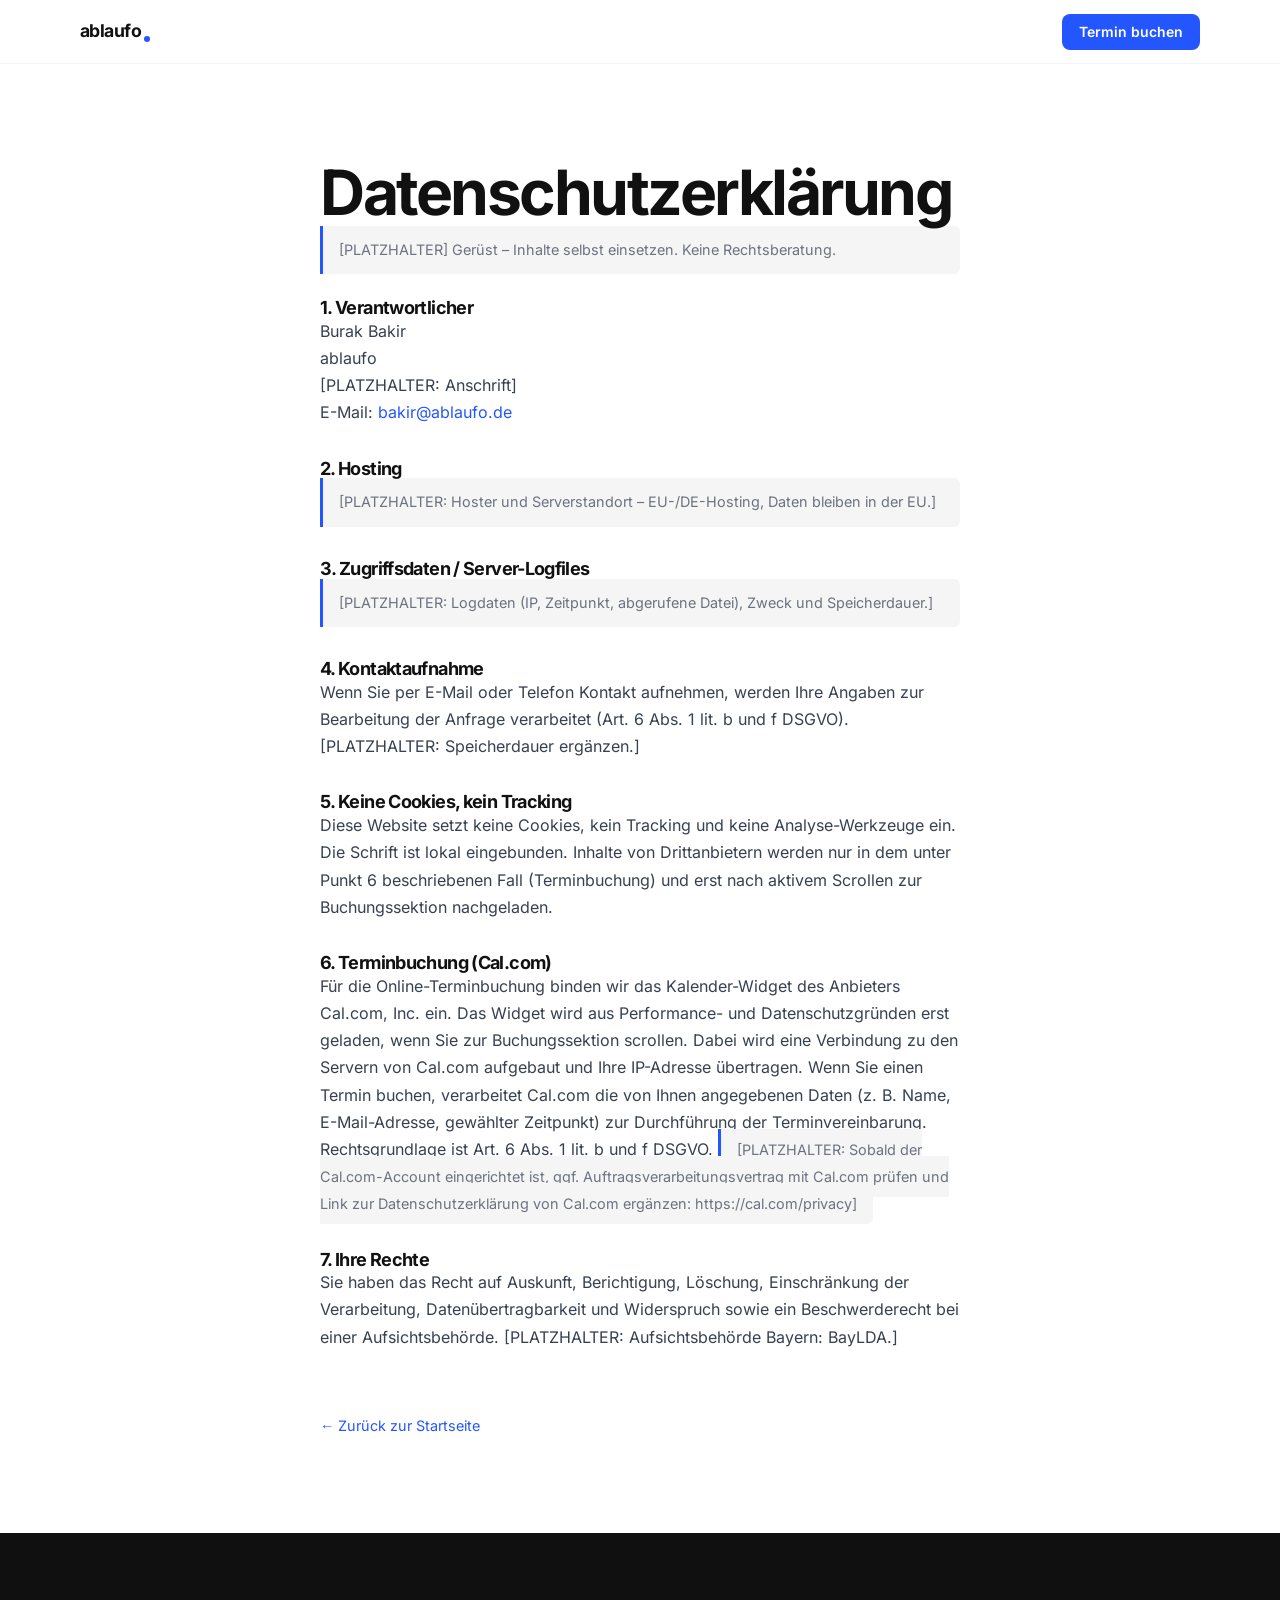
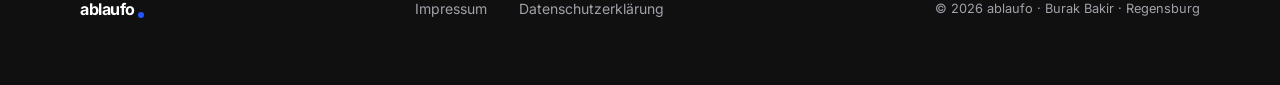
<file: datenschutz.html>
<!DOCTYPE html>
<html lang="de">
<head>
  <meta charset="UTF-8">
  <meta name="viewport" content="width=device-width, initial-scale=1.0">
  <title>Datenschutzerklärung – ablaufo</title>
  <meta name="description" content="Datenschutzerklärung von ablaufo, Burak Bakir, Regensburg.">
  <meta name="robots" content="index, follow">
  <link rel="canonical" href="https://ablaufo.de/datenschutz.html">
  <link rel="icon" href="favicon.svg" type="image/svg+xml">
  <link rel="stylesheet" href="fonts.css?v=5">
  <link rel="stylesheet" href="styles.css?v=10">
</head>
<body>
  <header class="site-head">
    <div class="container head-inner">
      <a href="index.html" class="brand" aria-label="ablaufo Startseite">ablaufo<span class="brand-dot" aria-hidden="true"></span></a>
      <a href="index.html#termin" class="btn btn-primary btn-sm">Termin buchen</a>
    </div>
  </header>

  <main>
    <section class="section">
      <div class="container measure legal">
        <h1>Datenschutzerklärung</h1>
        <p class="placeholder">[PLATZHALTER] Gerüst – Inhalte selbst einsetzen. Keine Rechtsberatung.</p>

        <h2>1. Verantwortlicher</h2>
        <p>Burak Bakir<br>ablaufo<br>[PLATZHALTER: Anschrift]<br>E-Mail: <a href="mailto:bakir@ablaufo.de">bakir@ablaufo.de</a></p>

        <h2>2. Hosting</h2>
        <p class="placeholder">[PLATZHALTER: Hoster und Serverstandort – EU-/DE-Hosting, Daten bleiben in der EU.]</p>

        <h2>3. Zugriffsdaten / Server-Logfiles</h2>
        <p class="placeholder">[PLATZHALTER: Logdaten (IP, Zeitpunkt, abgerufene Datei), Zweck und Speicherdauer.]</p>

        <h2>4. Kontaktaufnahme</h2>
        <p>Wenn Sie per E-Mail oder Telefon Kontakt aufnehmen, werden Ihre Angaben zur Bearbeitung der Anfrage verarbeitet (Art. 6 Abs. 1 lit. b und f DSGVO). [PLATZHALTER: Speicherdauer ergänzen.]</p>

        <h2>5. Keine Cookies, kein Tracking</h2>
        <p>Diese Website setzt keine Cookies, kein Tracking und keine Analyse-Werkzeuge ein. Die Schrift ist lokal eingebunden. Inhalte von Drittanbietern werden nur in dem unter Punkt&nbsp;6 beschriebenen Fall (Terminbuchung) und erst nach aktivem Scrollen zur Buchungssektion nachgeladen.</p>

        <h2>6. Terminbuchung (Cal.com)</h2>
        <p>Für die Online-Terminbuchung binden wir das Kalender-Widget des Anbieters Cal.com, Inc. ein. Das Widget wird aus Performance- und Datenschutzgründen erst geladen, wenn Sie zur Buchungssektion scrollen. Dabei wird eine Verbindung zu den Servern von Cal.com aufgebaut und Ihre IP-Adresse übertragen. Wenn Sie einen Termin buchen, verarbeitet Cal.com die von Ihnen angegebenen Daten (z.&nbsp;B. Name, E-Mail-Adresse, gewählter Zeitpunkt) zur Durchführung der Terminvereinbarung. Rechtsgrundlage ist Art.&nbsp;6 Abs.&nbsp;1 lit.&nbsp;b und f DSGVO. <span class="placeholder">[PLATZHALTER: Sobald der Cal.com-Account eingerichtet ist, ggf. Auftragsverarbeitungsvertrag mit Cal.com prüfen und Link zur Datenschutzerklärung von Cal.com ergänzen: https://cal.com/privacy]</span></p>

        <h2>7. Ihre Rechte</h2>
        <p>Sie haben das Recht auf Auskunft, Berichtigung, Löschung, Einschränkung der Verarbeitung, Datenübertragbarkeit und Widerspruch sowie ein Beschwerderecht bei einer Aufsichtsbehörde. [PLATZHALTER: Aufsichtsbehörde Bayern: BayLDA.]</p>

        <a class="back-link" href="index.html">← Zurück zur Startseite</a>
      </div>
    </section>
  </main>

  <footer class="site-foot">
    <div class="container foot-inner">
      <span class="brand brand--foot">ablaufo<span class="brand-dot" aria-hidden="true"></span></span>
      <nav class="foot-nav" aria-label="Rechtliches">
        <a href="impressum.html">Impressum</a>
        <a href="datenschutz.html">Datenschutzerklärung</a>
      </nav>
      <span class="copyright">© 2026 ablaufo · Burak Bakir · Regensburg</span>
    </div>
  </footer>
</body>
</html>
</file>
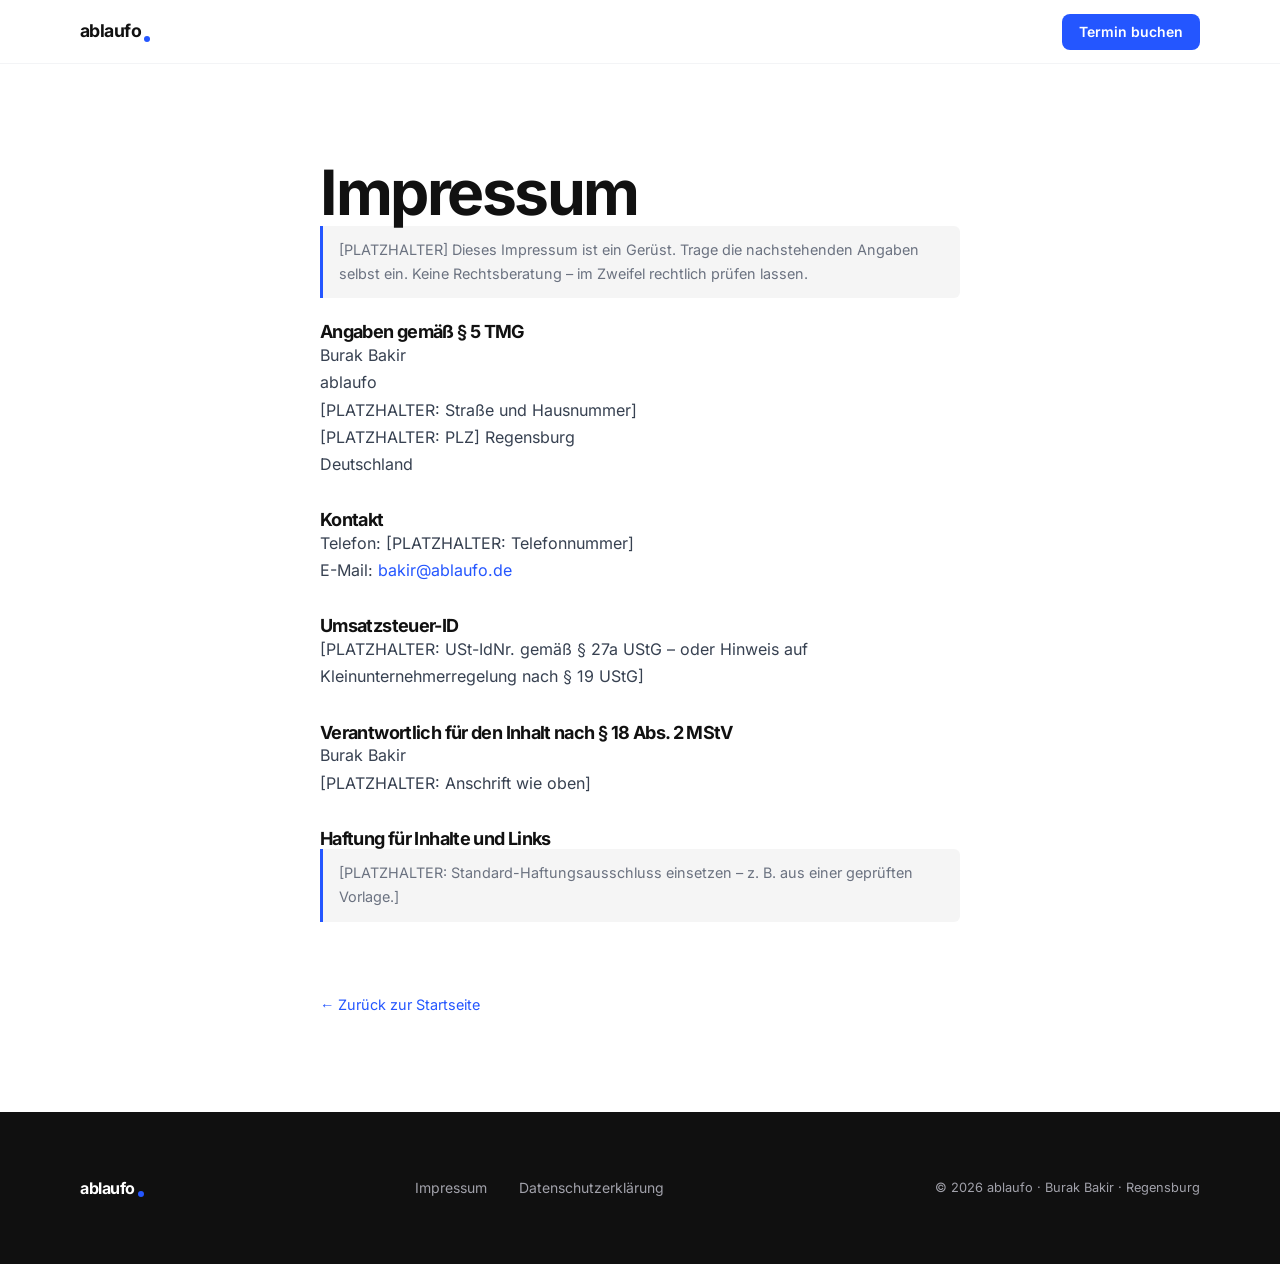
<file: impressum.html>
<!DOCTYPE html>
<html lang="de">
<head>
  <meta charset="UTF-8">
  <meta name="viewport" content="width=device-width, initial-scale=1.0">
  <title>Impressum – ablaufo</title>
  <meta name="description" content="Impressum von ablaufo, Burak Bakir, Regensburg.">
  <meta name="robots" content="index, follow">
  <link rel="canonical" href="https://ablaufo.de/impressum.html">
  <link rel="icon" href="favicon.svg" type="image/svg+xml">
  <link rel="stylesheet" href="fonts.css?v=5">
  <link rel="stylesheet" href="styles.css?v=10">
</head>
<body>
  <header class="site-head">
    <div class="container head-inner">
      <a href="index.html" class="brand" aria-label="ablaufo Startseite">ablaufo<span class="brand-dot" aria-hidden="true"></span></a>
      <a href="index.html#termin" class="btn btn-primary btn-sm">Termin buchen</a>
    </div>
  </header>

  <main>
    <section class="section">
      <div class="container measure legal">
        <h1>Impressum</h1>
        <p class="placeholder">[PLATZHALTER] Dieses Impressum ist ein Gerüst. Trage die nachstehenden Angaben selbst ein. Keine Rechtsberatung – im Zweifel rechtlich prüfen lassen.</p>

        <h2>Angaben gemäß § 5 TMG</h2>
        <p>Burak Bakir<br>ablaufo<br>[PLATZHALTER: Straße und Hausnummer]<br>[PLATZHALTER: PLZ] Regensburg<br>Deutschland</p>

        <h2>Kontakt</h2>
        <p>Telefon: [PLATZHALTER: Telefonnummer]<br>E-Mail: <a href="mailto:bakir@ablaufo.de">bakir@ablaufo.de</a></p>

        <h2>Umsatzsteuer-ID</h2>
        <p>[PLATZHALTER: USt-IdNr. gemäß § 27a UStG – oder Hinweis auf Kleinunternehmerregelung nach § 19 UStG]</p>

        <h2>Verantwortlich für den Inhalt nach § 18 Abs. 2 MStV</h2>
        <p>Burak Bakir<br>[PLATZHALTER: Anschrift wie oben]</p>

        <h2>Haftung für Inhalte und Links</h2>
        <p class="placeholder">[PLATZHALTER: Standard-Haftungsausschluss einsetzen – z. B. aus einer geprüften Vorlage.]</p>

        <a class="back-link" href="index.html">← Zurück zur Startseite</a>
      </div>
    </section>
  </main>

  <footer class="site-foot">
    <div class="container foot-inner">
      <span class="brand brand--foot">ablaufo<span class="brand-dot" aria-hidden="true"></span></span>
      <nav class="foot-nav" aria-label="Rechtliches">
        <a href="impressum.html">Impressum</a>
        <a href="datenschutz.html">Datenschutzerklärung</a>
      </nav>
      <span class="copyright">© 2026 ablaufo · Burak Bakir · Regensburg</span>
    </div>
  </footer>
</body>
</html>
</file>
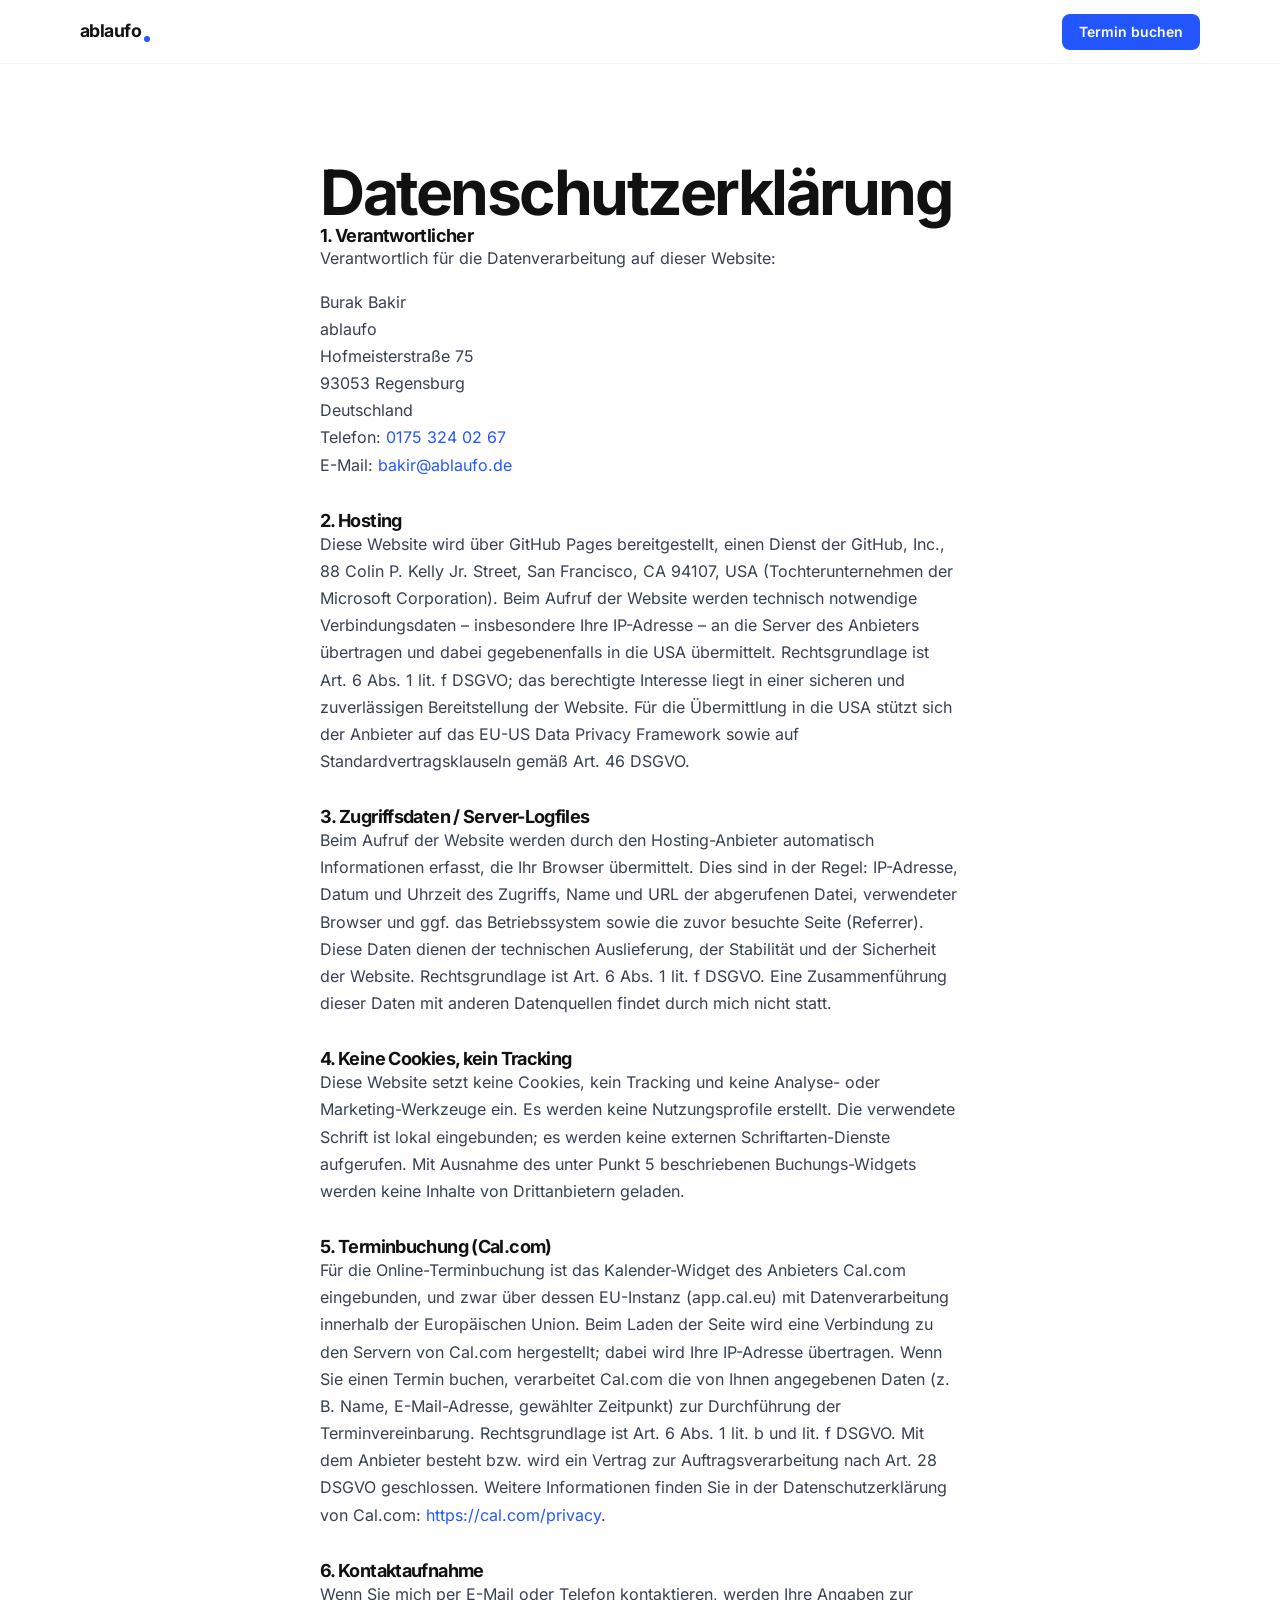
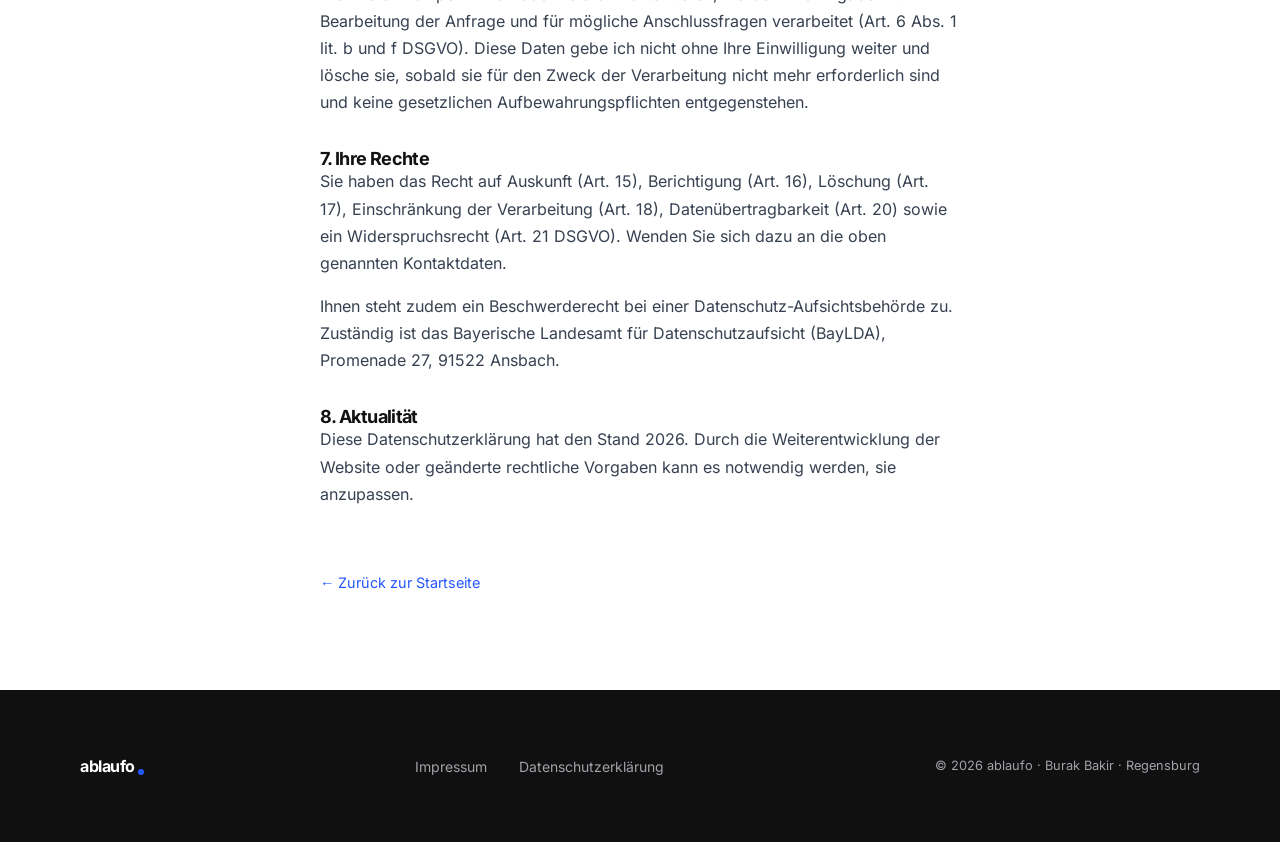
<file: docs/datenschutz.html>
<!DOCTYPE html>
<html lang="de">
<head>
  <meta charset="UTF-8">
  <meta name="viewport" content="width=device-width, initial-scale=1.0">
  <title>Datenschutzerklärung – ablaufo · v16</title>
  <meta name="description" content="Datenschutzerklärung von ablaufo, Burak Bakir, Regensburg.">
  <meta name="robots" content="index, follow">
  <link rel="canonical" href="https://ablaufo.de/datenschutz.html">
  <link rel="icon" href="favicon.svg" type="image/svg+xml">
  <link rel="stylesheet" href="fonts.css?v=5">
  <link rel="stylesheet" href="styles.css?v=14">
</head>
<body>
  <header class="site-head">
    <div class="container head-inner">
      <a href="index.html" class="brand" aria-label="ablaufo Startseite">ablaufo<span class="brand-dot" aria-hidden="true"></span></a>
      <a href="index.html#termin" class="btn btn-primary btn-sm">Termin buchen</a>
    </div>
  </header>

  <main>
    <section class="section">
      <div class="container measure legal">
        <h1>Datenschutzerklärung</h1>

        <h2>1. Verantwortlicher</h2>
        <p>Verantwortlich für die Datenverarbeitung auf dieser Website:</p>
        <p>Burak Bakir<br>ablaufo<br>Hofmeisterstraße 75<br>93053 Regensburg<br>Deutschland<br>Telefon: <a href="tel:+491753240267">0175 324 02 67</a><br>E-Mail: <a href="mailto:bakir@ablaufo.de">bakir@ablaufo.de</a></p>

        <h2>2. Hosting</h2>
        <p>Diese Website wird über GitHub Pages bereitgestellt, einen Dienst der GitHub, Inc., 88 Colin P. Kelly Jr. Street, San Francisco, CA 94107, USA (Tochterunternehmen der Microsoft Corporation). Beim Aufruf der Website werden technisch notwendige Verbindungsdaten – insbesondere Ihre IP-Adresse – an die Server des Anbieters übertragen und dabei gegebenenfalls in die USA übermittelt. Rechtsgrundlage ist Art. 6 Abs. 1 lit. f DSGVO; das berechtigte Interesse liegt in einer sicheren und zuverlässigen Bereitstellung der Website. Für die Übermittlung in die USA stützt sich der Anbieter auf das EU-US Data Privacy Framework sowie auf Standardvertragsklauseln gemäß Art. 46 DSGVO.</p>

        <h2>3. Zugriffsdaten / Server-Logfiles</h2>
        <p>Beim Aufruf der Website werden durch den Hosting-Anbieter automatisch Informationen erfasst, die Ihr Browser übermittelt. Dies sind in der Regel: IP-Adresse, Datum und Uhrzeit des Zugriffs, Name und URL der abgerufenen Datei, verwendeter Browser und ggf. das Betriebssystem sowie die zuvor besuchte Seite (Referrer). Diese Daten dienen der technischen Auslieferung, der Stabilität und der Sicherheit der Website. Rechtsgrundlage ist Art. 6 Abs. 1 lit. f DSGVO. Eine Zusammenführung dieser Daten mit anderen Datenquellen findet durch mich nicht statt.</p>

        <h2>4. Keine Cookies, kein Tracking</h2>
        <p>Diese Website setzt keine Cookies, kein Tracking und keine Analyse- oder Marketing-Werkzeuge ein. Es werden keine Nutzungsprofile erstellt. Die verwendete Schrift ist lokal eingebunden; es werden keine externen Schriftarten-Dienste aufgerufen. Mit Ausnahme des unter Punkt 5 beschriebenen Buchungs-Widgets werden keine Inhalte von Drittanbietern geladen.</p>

        <h2>5. Terminbuchung (Cal.com)</h2>
        <p>Für die Online-Terminbuchung ist das Kalender-Widget des Anbieters Cal.com eingebunden, und zwar über dessen EU-Instanz (app.cal.eu) mit Datenverarbeitung innerhalb der Europäischen Union. Beim Laden der Seite wird eine Verbindung zu den Servern von Cal.com hergestellt; dabei wird Ihre IP-Adresse übertragen. Wenn Sie einen Termin buchen, verarbeitet Cal.com die von Ihnen angegebenen Daten (z. B. Name, E-Mail-Adresse, gewählter Zeitpunkt) zur Durchführung der Terminvereinbarung. Rechtsgrundlage ist Art. 6 Abs. 1 lit. b und lit. f DSGVO. Mit dem Anbieter besteht bzw. wird ein Vertrag zur Auftragsverarbeitung nach Art. 28 DSGVO geschlossen. Weitere Informationen finden Sie in der Datenschutzerklärung von Cal.com: <a href="https://cal.com/privacy" target="_blank" rel="noopener">https://cal.com/privacy</a>.</p>

        <h2>6. Kontaktaufnahme</h2>
        <p>Wenn Sie mich per E-Mail oder Telefon kontaktieren, werden Ihre Angaben zur Bearbeitung der Anfrage und für mögliche Anschlussfragen verarbeitet (Art. 6 Abs. 1 lit. b und f DSGVO). Diese Daten gebe ich nicht ohne Ihre Einwilligung weiter und lösche sie, sobald sie für den Zweck der Verarbeitung nicht mehr erforderlich sind und keine gesetzlichen Aufbewahrungspflichten entgegenstehen.</p>

        <h2>7. Ihre Rechte</h2>
        <p>Sie haben das Recht auf Auskunft (Art. 15), Berichtigung (Art. 16), Löschung (Art. 17), Einschränkung der Verarbeitung (Art. 18), Datenübertragbarkeit (Art. 20) sowie ein Widerspruchsrecht (Art. 21 DSGVO). Wenden Sie sich dazu an die oben genannten Kontaktdaten.</p>
        <p>Ihnen steht zudem ein Beschwerderecht bei einer Datenschutz-Aufsichtsbehörde zu. Zuständig ist das Bayerische Landesamt für Datenschutzaufsicht (BayLDA), Promenade 27, 91522 Ansbach.</p>

        <h2>8. Aktualität</h2>
        <p>Diese Datenschutzerklärung hat den Stand 2026. Durch die Weiterentwicklung der Website oder geänderte rechtliche Vorgaben kann es notwendig werden, sie anzupassen.</p>

        <a class="back-link" href="index.html">← Zurück zur Startseite</a>
      </div>
    </section>
  </main>

  <footer class="site-foot">
    <div class="container foot-inner">
      <span class="brand brand--foot">ablaufo<span class="brand-dot" aria-hidden="true"></span></span>
      <nav class="foot-nav" aria-label="Rechtliches">
        <a href="impressum.html">Impressum</a>
        <a href="datenschutz.html">Datenschutzerklärung</a>
      </nav>
      <span class="copyright">© 2026 ablaufo · Burak Bakir · Regensburg</span>
    </div>
  </footer>
</body>
</html>
</file>
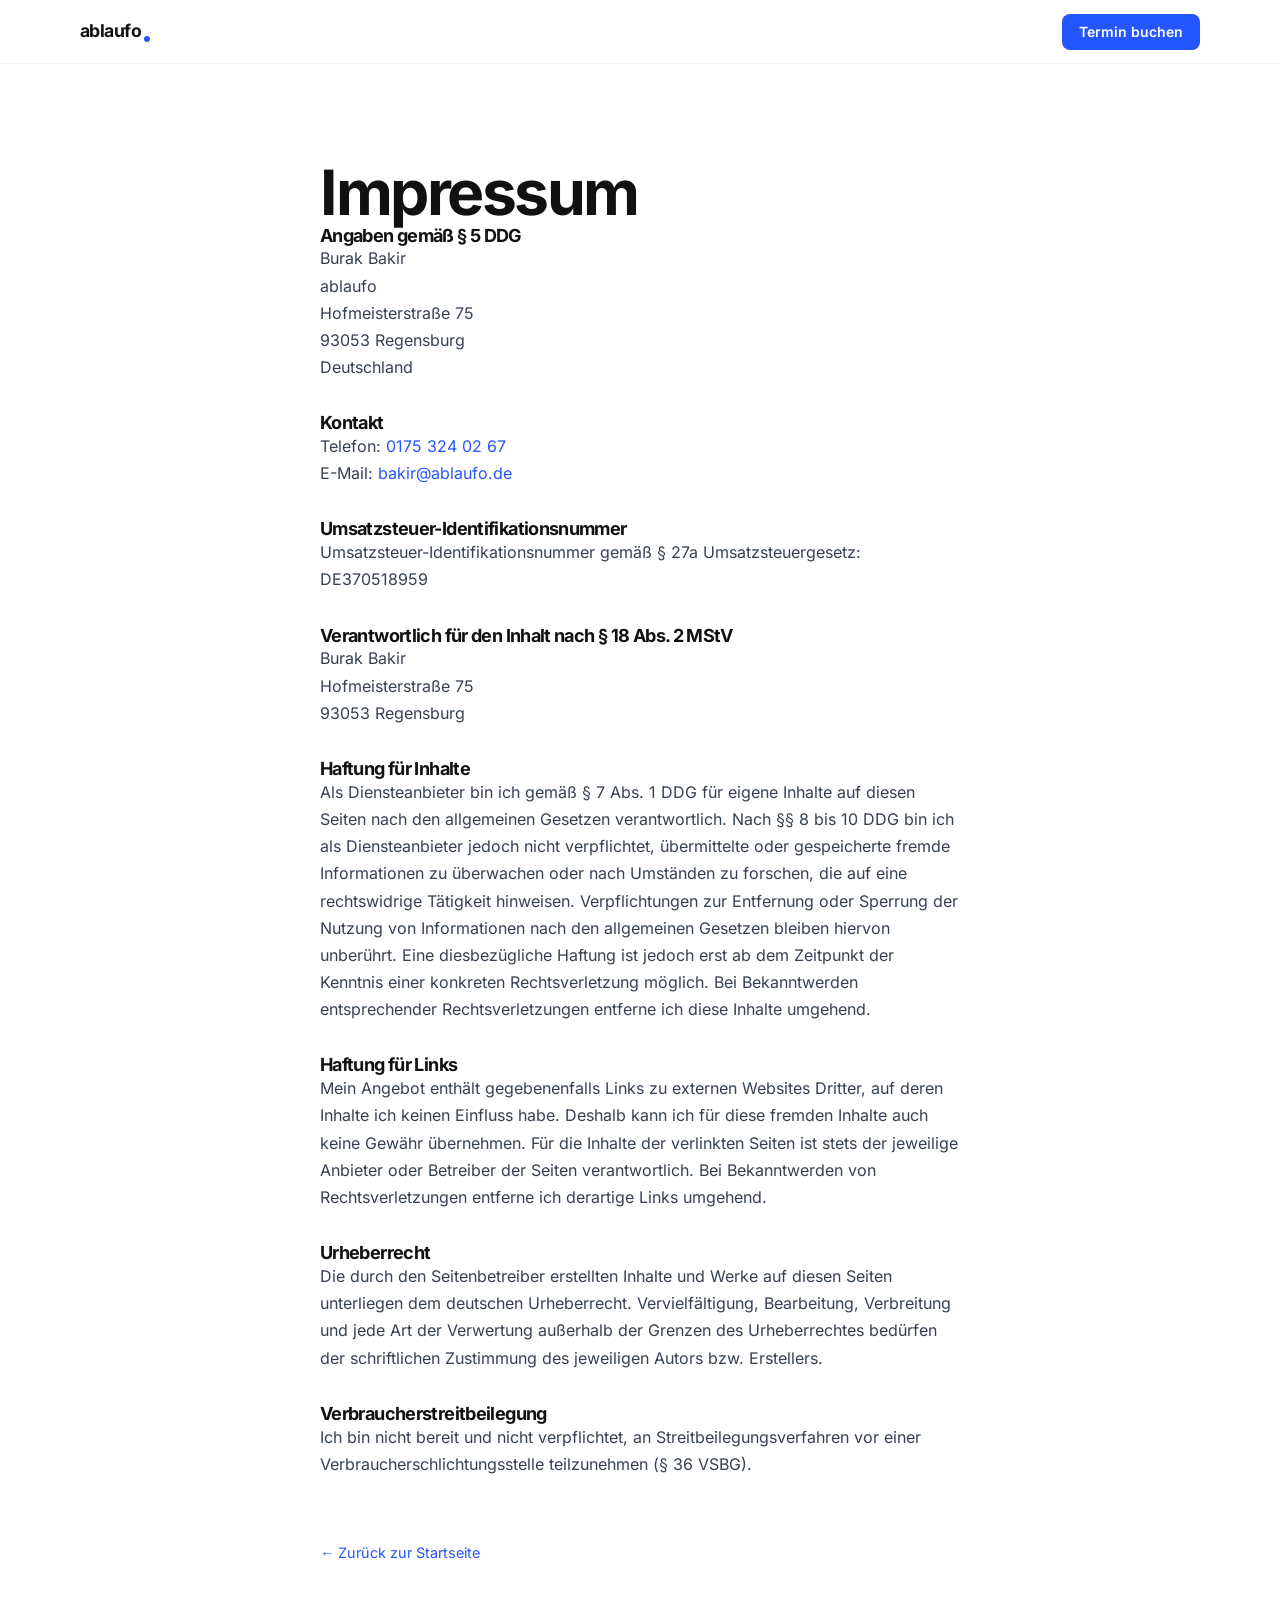
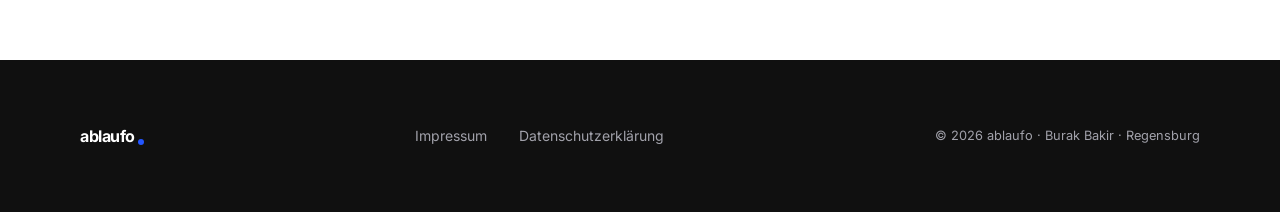
<file: docs/impressum.html>
<!DOCTYPE html>
<html lang="de">
<head>
  <meta charset="UTF-8">
  <meta name="viewport" content="width=device-width, initial-scale=1.0">
  <title>Impressum – ablaufo · v16</title>
  <meta name="description" content="Impressum von ablaufo, Burak Bakir, Regensburg.">
  <meta name="robots" content="index, follow">
  <link rel="canonical" href="https://ablaufo.de/impressum.html">
  <link rel="icon" href="favicon.svg" type="image/svg+xml">
  <link rel="stylesheet" href="fonts.css?v=5">
  <link rel="stylesheet" href="styles.css?v=14">
</head>
<body>
  <header class="site-head">
    <div class="container head-inner">
      <a href="index.html" class="brand" aria-label="ablaufo Startseite">ablaufo<span class="brand-dot" aria-hidden="true"></span></a>
      <a href="index.html#termin" class="btn btn-primary btn-sm">Termin buchen</a>
    </div>
  </header>

  <main>
    <section class="section">
      <div class="container measure legal">
        <h1>Impressum</h1>

        <h2>Angaben gemäß § 5 DDG</h2>
        <p>Burak Bakir<br>ablaufo<br>Hofmeisterstraße 75<br>93053 Regensburg<br>Deutschland</p>

        <h2>Kontakt</h2>
        <p>Telefon: <a href="tel:+491753240267">0175 324 02 67</a><br>E-Mail: <a href="mailto:bakir@ablaufo.de">bakir@ablaufo.de</a></p>

        <h2>Umsatzsteuer-Identifikationsnummer</h2>
        <p>Umsatzsteuer-Identifikationsnummer gemäß § 27a Umsatzsteuergesetz:<br>DE370518959</p>

        <h2>Verantwortlich für den Inhalt nach § 18 Abs. 2 MStV</h2>
        <p>Burak Bakir<br>Hofmeisterstraße 75<br>93053 Regensburg</p>

        <h2>Haftung für Inhalte</h2>
        <p>Als Diensteanbieter bin ich gemäß § 7 Abs. 1 DDG für eigene Inhalte auf diesen Seiten nach den allgemeinen Gesetzen verantwortlich. Nach §§ 8 bis 10 DDG bin ich als Diensteanbieter jedoch nicht verpflichtet, übermittelte oder gespeicherte fremde Informationen zu überwachen oder nach Umständen zu forschen, die auf eine rechtswidrige Tätigkeit hinweisen. Verpflichtungen zur Entfernung oder Sperrung der Nutzung von Informationen nach den allgemeinen Gesetzen bleiben hiervon unberührt. Eine diesbezügliche Haftung ist jedoch erst ab dem Zeitpunkt der Kenntnis einer konkreten Rechtsverletzung möglich. Bei Bekanntwerden entsprechender Rechtsverletzungen entferne ich diese Inhalte umgehend.</p>

        <h2>Haftung für Links</h2>
        <p>Mein Angebot enthält gegebenenfalls Links zu externen Websites Dritter, auf deren Inhalte ich keinen Einfluss habe. Deshalb kann ich für diese fremden Inhalte auch keine Gewähr übernehmen. Für die Inhalte der verlinkten Seiten ist stets der jeweilige Anbieter oder Betreiber der Seiten verantwortlich. Bei Bekanntwerden von Rechtsverletzungen entferne ich derartige Links umgehend.</p>

        <h2>Urheberrecht</h2>
        <p>Die durch den Seitenbetreiber erstellten Inhalte und Werke auf diesen Seiten unterliegen dem deutschen Urheberrecht. Vervielfältigung, Bearbeitung, Verbreitung und jede Art der Verwertung außerhalb der Grenzen des Urheberrechtes bedürfen der schriftlichen Zustimmung des jeweiligen Autors bzw. Erstellers.</p>

        <h2>Verbraucherstreitbeilegung</h2>
        <p>Ich bin nicht bereit und nicht verpflichtet, an Streitbeilegungsverfahren vor einer Verbraucherschlichtungsstelle teilzunehmen (§ 36 VSBG).</p>

        <a class="back-link" href="index.html">← Zurück zur Startseite</a>
      </div>
    </section>
  </main>

  <footer class="site-foot">
    <div class="container foot-inner">
      <span class="brand brand--foot">ablaufo<span class="brand-dot" aria-hidden="true"></span></span>
      <nav class="foot-nav" aria-label="Rechtliches">
        <a href="impressum.html">Impressum</a>
        <a href="datenschutz.html">Datenschutzerklärung</a>
      </nav>
      <span class="copyright">© 2026 ablaufo · Burak Bakir · Regensburg</span>
    </div>
  </footer>
</body>
</html>
</file>
<file: docs/fonts.css>
/* Inter (self-hosted, subgesetzt auf benoetigte Zeichen) — keine externen Requests, DSGVO-konform */
@font-face{font-family:"Inter";font-style:normal;font-weight:400;font-display:swap;src:url([data-uri]) format("woff2");}
@font-face{font-family:"Inter";font-style:normal;font-weight:600;font-display:swap;src:url([data-uri]) format("woff2");}
@font-face{font-family:"Inter";font-style:normal;font-weight:700;font-display:swap;src:url([data-uri]) format("woff2");}
</file>
<file: docs/styles.css>
/* ablaufo — Cal.com Design-System, Primärfarbe #2456FF */

:root {
  /* Farben — Cal.com 1:1, primary → Brand-Blau */
  --primary:        #2456FF;
  --primary-active: #1B3FBF;
  --ink:            #111111;
  --body:           #374151;
  --muted:          #6b7280;
  --muted-soft:     #898989;
  --hairline:       #e5e7eb;
  --hairline-soft:  #f3f4f6;
  --canvas:         #ffffff;
  --surface-soft:   #f8f9fa;
  --surface-card:   #f5f5f5;
  --surface-dark:   #101010;
  --surface-dark-el:#1a1a1a;
  --on-primary:     #ffffff;
  --on-dark:        #ffffff;
  --on-dark-soft:   #a1a1aa;

  /* Spacing — Cal.com 4px-Basis */
  --sp-xxs: 4px;  --sp-xs: 8px;   --sp-sm: 12px;  --sp-md: 16px;
  --sp-lg: 24px;  --sp-xl: 32px;  --sp-xxl: 48px; --sp-section: 96px;

  --pad: clamp(1.25rem, 5vw, 2.5rem);
  --container: 1200px;

  /* Radien — Cal.com Hierarchie */
  --r-xs:   4px;
  --r-sm:   6px;
  --r-md:   8px;
  --r-lg:   12px;
  --r-xl:   16px;
  --r-pill: 9999px;

  /* Schatten */
  --shadow-sm: 0 1px 2px rgba(0,0,0,.05);
  --shadow-md: 0 4px 12px rgba(0,0,0,.08);

  --font: "Inter", -apple-system, BlinkMacSystemFont, "Segoe UI", Roboto, Helvetica, Arial, sans-serif;
}

*, *::before, *::after { box-sizing: border-box; }
html { -webkit-text-size-adjust: 100%; scroll-behavior: smooth; scroll-padding-top: 64px; }

body {
  margin: 0;
  font-family: var(--font);
  font-size: 1rem;
  line-height: 1.5;
  color: var(--body);
  background: var(--canvas);
  -webkit-font-smoothing: antialiased;
  text-rendering: optimizeLegibility;
}

.container {
  width: 100%;
  max-width: var(--container);
  margin-inline: auto;
  padding-inline: var(--pad);
}
.measure { max-width: 720px; }

/* ─── Typografie (Cal Sans → Inter 600/700, enges Tracking) ─ */
h1, h2, h3, h4 { margin: 0; color: var(--ink); font-weight: 600; }
h1 {
  font-size: clamp(2.25rem, 1.5rem + 3vw, 4rem);
  line-height: 1.05; letter-spacing: -0.04em; font-weight: 700;
}
h2 {
  font-size: clamp(1.75rem, 1.2rem + 2vw, 3rem);
  line-height: 1.1; letter-spacing: -0.035em; font-weight: 700;
}
h3 {
  font-size: 1.125rem;
  line-height: 1.3; letter-spacing: -0.02em; font-weight: 600;
}
p { margin: 0; }
a { color: var(--primary); text-decoration: none; }
a:hover { color: var(--primary-active); }
:focus-visible { outline: 2px solid var(--primary); outline-offset: 3px; border-radius: 4px; }

.eyebrow {
  font-size: 0.8rem; font-weight: 600; letter-spacing: 0.1em;
  text-transform: uppercase; color: var(--muted); margin: 0 0 var(--sp-sm);
  display: inline-flex; align-items: center; gap: var(--sp-xs);
}
.eyebrow .dot {
  width: 6px; height: 6px; border-radius: 50%; background: var(--primary);
  animation: pulse 2.4s ease-out infinite;
}
@keyframes pulse {
  0%   { box-shadow: 0 0 0 0 rgba(36,86,255,.5); }
  70%  { box-shadow: 0 0 0 8px rgba(36,86,255,0); }
  100% { box-shadow: 0 0 0 0 rgba(36,86,255,0); }
}

/* ─── Buttons (Cal.com: 40px, r-md 8px, Inter 14/600) ─────── */
.btn {
  display: inline-flex; align-items: center; justify-content: center;
  font-family: var(--font); font-size: 0.875rem; font-weight: 600; line-height: 1;
  padding: 12px 20px; height: 40px;
  border-radius: var(--r-md); border: 1px solid transparent;
  white-space: nowrap; cursor: pointer; text-decoration: none;
  transition: background .15s ease, border-color .15s ease, color .15s ease;
}
.btn-primary { background: var(--primary); color: var(--on-primary); }
.btn-primary:hover { background: var(--primary-active); color: var(--on-primary); }
.btn-outline {
  background: var(--canvas); color: var(--ink);
  border-color: var(--hairline);
}
.btn-outline:hover { border-color: #c0c8d0; color: var(--ink); }
.btn-sm { height: 36px; padding: 8px 16px; }
.btn-lg { height: 48px; padding: 14px 28px; font-size: 1rem; }

/* ─── Sticky Nav (Cal.com: 64px, weiß, Inter 500) ─────────── */
.site-head {
  position: sticky; top: 0; z-index: 50; height: 64px;
  background: rgba(255,255,255,.92);
  backdrop-filter: saturate(180%) blur(10px);
  border-bottom: 1px solid var(--hairline-soft);
  display: flex; align-items: center;
}
.head-inner {
  display: flex; align-items: center;
  justify-content: space-between; width: 100%;
}
.brand {
  display: inline-flex; align-items: center; gap: 3px; text-decoration: none;
  font-size: 1.1rem; font-weight: 700; letter-spacing: -0.03em; color: var(--ink);
}
.brand:hover { opacity: 0.85; }
.brand-logo { height: 21px; width: auto; display: block; }
.brand-dot {
  width: 6px; height: 6px; border-radius: 50%; background: var(--primary);
  align-self: flex-end; margin-bottom: 3px;
}

/* ─── Scroll-Fortschritt (dünn, am Header angedockt) ───────── */
.scroll-progress {
  position: fixed; top: 0; left: 0; right: 0; height: 2px;
  z-index: 60; pointer-events: none; background: transparent;
}
.scroll-progress span {
  display: block; height: 100%; background: var(--primary);
  transform: scaleX(0); transform-origin: left center;
}

/* ─── Mobile Sticky-CTA (führt jederzeit zum Termin) ───────── */
.mobile-cta {
  position: fixed; left: var(--pad); right: var(--pad); bottom: var(--sp-md);
  z-index: 55; display: none; align-items: center; justify-content: center;
  height: 52px; border-radius: var(--r-pill);
  background: var(--primary); color: var(--on-primary);
  font-size: 1rem; font-weight: 600; text-decoration: none;
  box-shadow: 0 6px 20px rgba(36,86,255,.35);
  opacity: 0; transform: translateY(120%);
  transition: opacity .3s ease, transform .3s cubic-bezier(.2,.6,.2,1);
}
.mobile-cta.is-visible { opacity: 1; transform: translateY(0); }
@media (max-width: 759px) { .mobile-cta { display: flex; } }
@media (prefers-reduced-motion: reduce) {
  .mobile-cta { transition: opacity .2s ease; transform: none; }
  .mobile-cta.is-visible { transform: none; }
}

/* ─── HERO (Cal.com hero-band: weißer Grund, 7/5 Grid) ─────── */
.hero { padding-top: clamp(2rem, 4vw, 3rem); padding-bottom: var(--sp-section); background: var(--canvas); }
.hero-grid {
  display: grid; grid-template-columns: 1fr;
  gap: clamp(2.5rem, 5vw, 4rem); align-items: center;
}
.hero-copy { max-width: 580px; }
.hero-copy .eyebrow { margin-bottom: var(--sp-md); }
.hero-copy h1 { margin-bottom: var(--sp-lg); }
.hero .lead {
  font-size: 1.125rem; line-height: 1.6; color: var(--body);
  margin-bottom: var(--sp-xl); max-width: 52ch;
}
.hl { color: var(--primary); }
.hero-cta { display: flex; flex-wrap: wrap; gap: var(--sp-sm); align-items: center; margin-bottom: var(--sp-lg); }
.risk {
  display: flex; align-items: flex-start; gap: var(--sp-xs);
  font-size: 0.875rem; color: var(--muted);
}
.risk svg { color: var(--primary); flex-shrink: 0; margin-top: 2px; }

/* Rotierendes Wort in der Hero-Subzeile */
.hero-rotate {
  font-size: 1.0625rem; font-weight: 600; color: var(--ink);
  margin-bottom: var(--sp-md); display: flex; flex-wrap: wrap; align-items: baseline;
}
.rotate { display: inline-grid; }
.rotate > span {
  grid-area: 1 / 1; color: var(--primary); opacity: 0;
  animation: rotateword 9s infinite;
}
.rotate > span:nth-child(1) { animation-delay: 0s; }
.rotate > span:nth-child(2) { animation-delay: 3s; }
.rotate > span:nth-child(3) { animation-delay: 6s; }
@keyframes rotateword {
  0%   { opacity: 0; transform: translateY(8px); }
  4%   { opacity: 1; transform: translateY(0); }
  30%  { opacity: 1; transform: translateY(0); }
  36%  { opacity: 0; transform: translateY(-8px); }
  100% { opacity: 0; transform: translateY(-8px); }
}

/* Hero-Visual: Zeit-zurückgewonnen Wochen-Raster (Cal.com app-mockup-card) */
.hero-visual {
  background: var(--canvas); border: 1px solid var(--hairline);
  border-radius: var(--r-xl); padding: clamp(1.5rem, 4vw, 2.5rem);
  box-shadow: var(--shadow-md);
}
@media (max-width: 600px) { .hero-visual { padding: 12px; } }
.pipeline { width: 100%; height: auto; display: block; }
.flow-caption { text-align: center; margin-top: var(--sp-lg); font-size: 0.875rem; color: var(--muted); }

/* ─── Trust Strip ──────────────────────────────────────────── */
.trust {
  border-block: 1px solid var(--hairline-soft);
  padding-block: var(--sp-xl); background: var(--canvas);
}
.trust-inner {
  display: grid; grid-template-columns: 1fr;
  gap: var(--sp-sm); max-width: 760px;
  margin-inline: auto; padding-inline: var(--pad);
}
.trust-item {
  display: flex; align-items: center; justify-content: center; gap: var(--sp-xs);
  padding: 10px 14px; border: 1px solid var(--hairline);
  border-radius: var(--r-pill); background: var(--surface-soft);
  font-size: 0.85rem; font-weight: 600; color: var(--ink);
}
.trust-item svg { color: var(--primary); flex-shrink: 0; }

/* ─── Sektionen ────────────────────────────────────────────── */
.section { padding-block: var(--sp-section); }
/* Header-Abzug für Anchor-Sprünge zentral via scroll-padding-top am <html>. */
.section--alt { background: var(--surface-soft); border-block: 1px solid var(--hairline-soft); }
.sec-head { text-align: center; max-width: 640px; margin: 0 auto var(--sp-xxl); }
.sec-head .eyebrow { justify-content: center; }
.sec-sub { font-size: 1.125rem; color: var(--muted); margin-top: var(--sp-md); line-height: 1.6; }

/* ─── Karten (Cal.com feature-card: #f5f5f5, r-lg 12px, 32px) */
.cards { list-style: none; margin: 0; padding: 0; display: grid; grid-template-columns: 1fr; gap: var(--sp-lg); }
.card {
  background: var(--surface-card); border-radius: var(--r-lg);
  padding: var(--sp-xl); transition: box-shadow .18s ease;
  text-align: center;
}
.card:hover { box-shadow: var(--shadow-md); }
.card-ic {
  width: 48px; height: 48px; border-radius: var(--r-md);
  background: var(--canvas); border: 1px solid var(--hairline);
  color: var(--primary); display: flex; align-items: center; justify-content: center;
  margin: 0 auto var(--sp-lg); box-shadow: var(--shadow-sm);
}
.card h3 { margin-bottom: var(--sp-sm); }
.card p { color: var(--body); font-size: 0.95rem; line-height: 1.6; }
/* Animierte Karten-Grafiken (statt statischem Icon) */
.card-gfx { width: 100%; max-width: 190px; margin: 0 auto var(--sp-md); }
.card-gfx img { width: 100%; height: auto; display: block; }

/* ─── Schritte (Cal.com product-mockup-card: weiß, hairline) ─ */
.steps { list-style: none; margin: 0; padding: 0; display: grid; grid-template-columns: 1fr; gap: var(--sp-lg); }
.step {
  background: var(--canvas); border: 1px solid var(--hairline);
  border-radius: var(--r-lg); padding: var(--sp-xl); box-shadow: var(--shadow-sm);
  text-align: center;
}
.step-num {
  display: flex; align-items: center; justify-content: center;
  width: 36px; height: 36px; border-radius: 50%;
  background: var(--primary); color: #fff;
  font-size: 0.9rem; font-weight: 700; margin: 0 auto var(--sp-md);
}
.step h3 { margin-bottom: var(--sp-sm); }
.step p { color: var(--body); font-size: 0.95rem; line-height: 1.6; }
/* Signal 1→2→3: die Nummern leuchten beim Reveal nacheinander auf */
.steps .step.is-visible .step-num { animation: stepSignal 1s cubic-bezier(.2,.6,.2,1) both; }
.steps .step:nth-child(2).is-visible .step-num { animation-delay: .28s; }
.steps .step:nth-child(3).is-visible .step-num { animation-delay: .56s; }
@keyframes stepSignal {
  0%   { box-shadow: 0 0 0 0 rgba(36,86,255,.5); transform: scale(1); }
  40%  { box-shadow: 0 0 0 10px rgba(36,86,255,0); transform: scale(1.1); }
  100% { box-shadow: 0 0 0 0 rgba(36,86,255,0); transform: scale(1); }
}

/* ─── Versprechen / Vorleistung (dunkles Akzent-Band) ──────── */
.promise { background: var(--surface-dark); color: var(--on-dark); }
.promise-inner { max-width: 760px; margin-inline: auto; text-align: center; }
.promise .eyebrow { color: var(--on-dark-soft); justify-content: center; }
.promise h2 { color: #fff; }
.promise h2 .hl { color: #7d9bff; }
.promise-lead {
  color: rgba(255,255,255,.82); font-size: 1.125rem; line-height: 1.7;
  margin-top: var(--sp-md); max-width: 62ch; margin-inline: auto;
}
.promise-gfx { max-width: 460px; margin: var(--sp-lg) auto 0; }
.promise-gfx img { width: 100%; height: auto; display: block; }
.promise-points {
  display: grid; grid-template-columns: 1fr; gap: var(--sp-lg);
  margin-top: var(--sp-xl); text-align: center;
}
.promise-point-ic {
  width: 48px; height: 48px; border-radius: var(--r-md);
  background: rgba(36,86,255,.18); color: #9fb6ff;
  display: flex; align-items: center; justify-content: center;
  margin: 0 auto var(--sp-sm);
}
.promise-point h3 { color: #fff; font-size: 1rem; margin-bottom: 4px; }
.promise-point p { color: rgba(255,255,255,.66); font-size: 0.9rem; line-height: 1.6; }
.promise .btn-light { background: #fff; color: var(--ink); margin-top: var(--sp-xxl); }
.promise .btn-light:hover { background: rgba(255,255,255,.88); color: var(--ink); }

/* ─── Problem-Sektion (Zeitfresser) ────────────────────────── */
.card--problem { background: var(--canvas); border: 1px solid var(--hairline); }
.card--problem .card-ic { color: var(--muted); }
.problem-punch {
  text-align: center; max-width: 62ch; margin: var(--sp-xl) auto 0;
  font-size: 1.0625rem; font-weight: 500; color: var(--ink); line-height: 1.6;
}

/* ─── Studien / Stat-Kacheln ───────────────────────────────── */
.stats {
  display: grid; grid-template-columns: 1fr; gap: var(--sp-lg);
  max-width: 900px; margin-inline: auto;
}
.stat {
  background: var(--surface-card); border-radius: var(--r-lg);
  padding: var(--sp-xl); text-align: center;
}
.stat-num {
  display: block; font-weight: 700; letter-spacing: -0.03em; line-height: 1;
  font-size: clamp(2.25rem, 1.6rem + 2.6vw, 3.25rem); color: var(--primary);
  font-variant-numeric: tabular-nums;
}
.stat-label { margin-top: var(--sp-sm); color: var(--body); font-size: 0.95rem; line-height: 1.5; }
.stat-source { margin-top: var(--sp-lg); text-align: center; font-size: 0.8rem; color: var(--muted); }
.stat-source a { color: var(--muted); text-decoration: underline; }
.stat-source a:hover { color: var(--primary); }

/* ─── Wer dahinter steht (Bio) ─────────────────────────────── */
.bio {
  display: grid; grid-template-columns: 1fr; gap: var(--sp-xl);
  align-items: center; max-width: 900px; margin-inline: auto;
}
.bio-photo {
  aspect-ratio: 4 / 5; border-radius: var(--r-lg);
  background: var(--surface-card); border: 1px dashed #cdd2da;
  display: flex; flex-direction: column; align-items: center; justify-content: center;
  gap: var(--sp-sm); color: var(--muted); max-width: 320px; margin-inline: auto; width: 100%;
}
.bio-photo svg { opacity: .45; }
.bio-photo span { font-size: 0.8rem; }
.bio-text p { color: var(--body); font-size: 1rem; line-height: 1.7; }
.bio-text p + p { margin-top: var(--sp-md); }

/* ─── FAQ ──────────────────────────────────────────────────── */
.faq { border-top: 1px solid var(--hairline); }
.faq details { border-bottom: 1px solid var(--hairline); }
summary {
  list-style: none; cursor: pointer; user-select: none;
  display: flex; justify-content: space-between; align-items: center; gap: var(--sp-md);
  padding: var(--sp-lg) 0; font-weight: 600; font-size: 1rem; color: var(--ink);
  transition: color .15s;
}
summary:hover { color: var(--primary); }
summary::-webkit-details-marker { display: none; }
summary::after {
  content: '+'; font-size: 1.4rem; font-weight: 300; color: var(--muted);
  line-height: 1; flex-shrink: 0; transition: transform .22s ease;
}
details[open] summary::after { transform: rotate(45deg); color: var(--primary); }
details p {
  padding: 0 0 var(--sp-lg); color: var(--body);
  font-size: 0.95rem; line-height: 1.7; max-width: 58ch;
}

/* ─── Kontaktzeile (unter dem Buchungs-Kalender) ───────────── */
.contact-meta { margin-top: var(--sp-lg); font-size: 0.9rem; color: var(--muted); line-height: 2; }
.contact-meta a { color: var(--muted); }
.placeholder-note { font-size: 0.8rem; }

/* ─── Buchungs-Widget (Cal.com Inline-Embed) ───────────────── */
.cal-embed {
  min-height: 580px; max-width: 900px; margin-inline: auto;
  background: var(--canvas); border: 1px solid var(--hairline);
  border-radius: var(--r-lg); overflow: hidden;
  display: flex; align-items: center; justify-content: center;
}
.cal-embed iframe { border-radius: var(--r-lg); }
.cal-fallback { text-decoration: none; }

/* ─── Footer (Cal.com: #101010, 64px, on-dark-soft) ────────── */
.site-foot { background: var(--surface-dark); padding-block: 64px; }
.foot-inner {
  display: flex; flex-wrap: wrap; align-items: center;
  justify-content: space-between; gap: var(--sp-md) var(--sp-xl);
}
.brand--foot { font-size: 1rem; color: var(--on-dark); }
.brand--foot .brand-dot { background: var(--primary); }
.foot-nav { display: flex; gap: var(--sp-xl); flex-wrap: wrap; }
.foot-nav a { color: var(--on-dark-soft); font-size: 0.875rem; transition: color .15s; }
.foot-nav a:hover { color: var(--on-dark); }
.copyright { color: var(--on-dark-soft); font-size: 0.8rem; }

/* ─── Legal ─────────────────────────────────────────────────── */
.legal h2 { margin-top: var(--sp-xl); font-size: 1.125rem; }
.legal h2:first-of-type { margin-top: 0; }
.legal p { margin-bottom: var(--sp-md); color: var(--body); line-height: 1.7; }
.legal .placeholder {
  background: var(--surface-card); border-left: 3px solid var(--primary);
  padding: var(--sp-sm) var(--sp-md); color: var(--muted);
  border-radius: 0 var(--r-sm) var(--r-sm) 0; font-size: 0.9rem; margin-bottom: var(--sp-lg);
}
.back-link { display: inline-block; margin-top: var(--sp-xxl); font-size: 0.9rem; }

/* ─── Reveal (IntersectionObserver + CSS) ───────────────────── */
/* Nur verstecken, wenn JS aktiv ist (Klasse .js am <html>). Ein nativer
   IntersectionObserver schaltet beim Reinscrollen .is-visible. Kein JS/IO
   oder reduzierte Bewegung -> Inhalt bleibt/wird sofort sichtbar. */
.js .reveal { opacity: 0; transform: translateY(16px); transition: opacity .6s ease, transform .6s ease; }
.js .reveal.is-visible { opacity: 1; transform: none; }

@media (prefers-reduced-motion: reduce) {
  .js .reveal { opacity: 1; transform: none; }
  .eyebrow .dot { animation: none; }
  .steps .step.is-visible .step-num { animation: none; }
  .rotate > span { animation: none; opacity: 0; }
  .rotate > span:first-child { opacity: 1; }
  html { scroll-behavior: auto; }
}

/* ─── Responsive ─────────────────────────────────────────────── */
@media (min-width: 600px) {
  .trust-inner { grid-template-columns: repeat(2, minmax(0, 1fr)); }
}
@media (min-width: 760px) {
  .trust-inner { grid-template-columns: repeat(4, minmax(0, 1fr)); }
  .cards { grid-template-columns: repeat(3, 1fr); }
  .steps { grid-template-columns: repeat(3, 1fr); }
  .stats { grid-template-columns: repeat(3, 1fr); }
  .promise-points { grid-template-columns: repeat(3, 1fr); }
  .bio { grid-template-columns: 0.75fr 1.25fr; }
}
@media (min-width: 940px) {
  .hero-grid { grid-template-columns: 1.1fr 0.9fr; }
}
/* Hero gestapelt (Mobil/Tablet): gleicher Abstand über und unter der Grafik */
@media (max-width: 939px) {
  .hero { padding-top: var(--sp-xl); padding-bottom: var(--sp-xxl); }
  .hero-grid { gap: var(--sp-xxl); }
}
/* Ein CTA über volle Breite auf dem Handy */
@media (max-width: 600px) {
  .hero-cta { width: 100%; }
  .hero-cta .btn { width: 100%; }
}
</file>
<file: fonts.css>
/* Inter (self-hosted, subgesetzt auf benoetigte Zeichen) — keine externen Requests, DSGVO-konform */
@font-face{font-family:"Inter";font-style:normal;font-weight:400;font-display:swap;src:url([data-uri]) format("woff2");}
@font-face{font-family:"Inter";font-style:normal;font-weight:600;font-display:swap;src:url([data-uri]) format("woff2");}
@font-face{font-family:"Inter";font-style:normal;font-weight:700;font-display:swap;src:url([data-uri]) format("woff2");}
</file>
<file: styles.css>
/* ablaufo — Cal.com Design-System, Primärfarbe #2456FF */

:root {
  /* Farben — Cal.com 1:1, primary → Brand-Blau */
  --primary:        #2456FF;
  --primary-active: #1B3FBF;
  --ink:            #111111;
  --body:           #374151;
  --muted:          #6b7280;
  --muted-soft:     #898989;
  --hairline:       #e5e7eb;
  --hairline-soft:  #f3f4f6;
  --canvas:         #ffffff;
  --surface-soft:   #f8f9fa;
  --surface-card:   #f5f5f5;
  --surface-dark:   #101010;
  --surface-dark-el:#1a1a1a;
  --on-primary:     #ffffff;
  --on-dark:        #ffffff;
  --on-dark-soft:   #a1a1aa;

  /* Spacing — Cal.com 4px-Basis */
  --sp-xxs: 4px;  --sp-xs: 8px;   --sp-sm: 12px;  --sp-md: 16px;
  --sp-lg: 24px;  --sp-xl: 32px;  --sp-xxl: 48px; --sp-section: 96px;

  --pad: clamp(1.25rem, 5vw, 2.5rem);
  --container: 1200px;

  /* Radien — Cal.com Hierarchie */
  --r-xs:   4px;
  --r-sm:   6px;
  --r-md:   8px;
  --r-lg:   12px;
  --r-xl:   16px;
  --r-pill: 9999px;

  /* Schatten */
  --shadow-sm: 0 1px 2px rgba(0,0,0,.05);
  --shadow-md: 0 4px 12px rgba(0,0,0,.08);

  --font: "Inter", -apple-system, BlinkMacSystemFont, "Segoe UI", Roboto, Helvetica, Arial, sans-serif;
}

*, *::before, *::after { box-sizing: border-box; }
html { -webkit-text-size-adjust: 100%; scroll-behavior: smooth; }

body {
  margin: 0;
  font-family: var(--font);
  font-size: 1rem;
  line-height: 1.5;
  color: var(--body);
  background: var(--canvas);
  -webkit-font-smoothing: antialiased;
  text-rendering: optimizeLegibility;
}

.container {
  width: 100%;
  max-width: var(--container);
  margin-inline: auto;
  padding-inline: var(--pad);
}
.measure { max-width: 720px; }

/* ─── Typografie (Cal Sans → Inter 600/700, enges Tracking) ─ */
h1, h2, h3, h4 { margin: 0; color: var(--ink); font-weight: 600; }
h1 {
  font-size: clamp(2.25rem, 1.5rem + 3vw, 4rem);
  line-height: 1.05; letter-spacing: -0.04em; font-weight: 700;
}
h2 {
  font-size: clamp(1.75rem, 1.2rem + 2vw, 3rem);
  line-height: 1.1; letter-spacing: -0.035em; font-weight: 700;
}
h3 {
  font-size: 1.125rem;
  line-height: 1.3; letter-spacing: -0.02em; font-weight: 600;
}
p { margin: 0; }
a { color: var(--primary); text-decoration: none; }
a:hover { color: var(--primary-active); }
:focus-visible { outline: 2px solid var(--primary); outline-offset: 3px; border-radius: 4px; }

.eyebrow {
  font-size: 0.8rem; font-weight: 600; letter-spacing: 0.1em;
  text-transform: uppercase; color: var(--muted); margin: 0 0 var(--sp-sm);
  display: inline-flex; align-items: center; gap: var(--sp-xs);
}
.eyebrow .dot {
  width: 6px; height: 6px; border-radius: 50%; background: var(--primary);
  animation: pulse 2.4s ease-out infinite;
}
@keyframes pulse {
  0%   { box-shadow: 0 0 0 0 rgba(36,86,255,.5); }
  70%  { box-shadow: 0 0 0 8px rgba(36,86,255,0); }
  100% { box-shadow: 0 0 0 0 rgba(36,86,255,0); }
}

/* ─── Buttons (Cal.com: 40px, r-md 8px, Inter 14/600) ─────── */
.btn {
  display: inline-flex; align-items: center; justify-content: center;
  font-family: var(--font); font-size: 0.875rem; font-weight: 600; line-height: 1;
  padding: 12px 20px; height: 40px;
  border-radius: var(--r-md); border: 1px solid transparent;
  white-space: nowrap; cursor: pointer; text-decoration: none;
  transition: background .15s ease, border-color .15s ease, color .15s ease;
}
.btn-primary { background: var(--primary); color: var(--on-primary); }
.btn-primary:hover { background: var(--primary-active); color: var(--on-primary); }
.btn-outline {
  background: var(--canvas); color: var(--ink);
  border-color: var(--hairline);
}
.btn-outline:hover { border-color: #c0c8d0; color: var(--ink); }
.btn-sm { height: 36px; padding: 8px 16px; }
.btn-lg { height: 48px; padding: 14px 28px; font-size: 1rem; }

/* ─── Sticky Nav (Cal.com: 64px, weiß, Inter 500) ─────────── */
.site-head {
  position: sticky; top: 0; z-index: 50; height: 64px;
  background: rgba(255,255,255,.92);
  backdrop-filter: saturate(180%) blur(10px);
  border-bottom: 1px solid var(--hairline-soft);
  display: flex; align-items: center;
}
.head-inner {
  display: flex; align-items: center;
  justify-content: space-between; width: 100%;
}
.brand {
  display: inline-flex; align-items: center; gap: 3px; text-decoration: none;
  font-size: 1.1rem; font-weight: 700; letter-spacing: -0.03em; color: var(--ink);
}
.brand:hover { opacity: 0.85; }
.brand-logo { height: 21px; width: auto; display: block; }
.brand-dot {
  width: 6px; height: 6px; border-radius: 50%; background: var(--primary);
  align-self: flex-end; margin-bottom: 3px;
}

/* ─── Scroll-Fortschritt (dünn, am Header angedockt) ───────── */
.scroll-progress {
  position: fixed; top: 0; left: 0; right: 0; height: 2px;
  z-index: 60; pointer-events: none; background: transparent;
}
.scroll-progress span {
  display: block; height: 100%; background: var(--primary);
  transform: scaleX(0); transform-origin: left center;
}

/* ─── Mobile Sticky-CTA (führt jederzeit zum Termin) ───────── */
.mobile-cta {
  position: fixed; left: var(--pad); right: var(--pad); bottom: var(--sp-md);
  z-index: 55; display: none; align-items: center; justify-content: center;
  height: 52px; border-radius: var(--r-pill);
  background: var(--primary); color: var(--on-primary);
  font-size: 1rem; font-weight: 600; text-decoration: none;
  box-shadow: 0 6px 20px rgba(36,86,255,.35);
  opacity: 0; transform: translateY(120%);
  transition: opacity .3s ease, transform .3s cubic-bezier(.2,.6,.2,1);
}
.mobile-cta.is-visible { opacity: 1; transform: translateY(0); }
@media (max-width: 759px) { .mobile-cta { display: flex; } }
@media (prefers-reduced-motion: reduce) {
  .mobile-cta { transition: opacity .2s ease; transform: none; }
  .mobile-cta.is-visible { transform: none; }
}

/* ─── HERO (Cal.com hero-band: weißer Grund, 7/5 Grid) ─────── */
.hero { padding-top: clamp(2rem, 4vw, 3rem); padding-bottom: var(--sp-section); background: var(--canvas); }
.hero-grid {
  display: grid; grid-template-columns: 1fr;
  gap: clamp(2.5rem, 5vw, 4rem); align-items: center;
}
.hero-copy { max-width: 580px; }
.hero-copy .eyebrow { margin-bottom: var(--sp-md); }
.hero-copy h1 { margin-bottom: var(--sp-lg); }
.hero .lead {
  font-size: 1.125rem; line-height: 1.6; color: var(--body);
  margin-bottom: var(--sp-xl); max-width: 52ch;
}
.hl { color: var(--primary); }
.hero-cta { display: flex; flex-wrap: wrap; gap: var(--sp-sm); align-items: center; margin-bottom: var(--sp-lg); }
.risk {
  display: flex; align-items: flex-start; gap: var(--sp-xs);
  font-size: 0.875rem; color: var(--muted);
}
.risk svg { color: var(--primary); flex-shrink: 0; margin-top: 2px; }

/* Rotierendes Wort in der Hero-Subzeile */
.hero-rotate {
  font-size: 1.0625rem; font-weight: 600; color: var(--ink);
  margin-bottom: var(--sp-md); display: flex; flex-wrap: wrap; align-items: baseline;
}
.rotate { display: inline-grid; }
.rotate > span {
  grid-area: 1 / 1; color: var(--primary); opacity: 0;
  animation: rotateword 9s infinite;
}
.rotate > span:nth-child(1) { animation-delay: 0s; }
.rotate > span:nth-child(2) { animation-delay: 3s; }
.rotate > span:nth-child(3) { animation-delay: 6s; }
@keyframes rotateword {
  0%   { opacity: 0; transform: translateY(8px); }
  4%   { opacity: 1; transform: translateY(0); }
  30%  { opacity: 1; transform: translateY(0); }
  36%  { opacity: 0; transform: translateY(-8px); }
  100% { opacity: 0; transform: translateY(-8px); }
}

/* Hero-Visual: Zeit-zurückgewonnen Wochen-Raster (Cal.com app-mockup-card) */
.hero-visual {
  background: var(--canvas); border: 1px solid var(--hairline);
  border-radius: var(--r-xl); padding: clamp(1.5rem, 4vw, 2.5rem);
  box-shadow: var(--shadow-md);
}
@media (max-width: 600px) { .hero-visual { padding: 12px; } }
.pipeline { width: 100%; height: auto; display: block; }
.flow-caption { text-align: center; margin-top: var(--sp-lg); font-size: 0.875rem; color: var(--muted); }

/* ─── Trust Strip ──────────────────────────────────────────── */
.trust {
  border-block: 1px solid var(--hairline-soft);
  padding-block: var(--sp-xl); background: var(--canvas);
}
.trust-inner {
  display: grid; grid-template-columns: 1fr;
  gap: var(--sp-sm); max-width: 760px;
  margin-inline: auto; padding-inline: var(--pad);
}
.trust-item {
  display: flex; align-items: center; justify-content: center; gap: var(--sp-xs);
  padding: 10px 14px; border: 1px solid var(--hairline);
  border-radius: var(--r-pill); background: var(--surface-soft);
  font-size: 0.85rem; font-weight: 600; color: var(--ink);
}
.trust-item svg { color: var(--primary); flex-shrink: 0; }

/* ─── Sektionen ────────────────────────────────────────────── */
.section { padding-block: var(--sp-section); }
section[id] { scroll-margin-top: 80px; }
.section--alt { background: var(--surface-soft); border-block: 1px solid var(--hairline-soft); }
.sec-head { text-align: center; max-width: 640px; margin: 0 auto var(--sp-xxl); }
.sec-head .eyebrow { justify-content: center; }
.sec-sub { font-size: 1.125rem; color: var(--muted); margin-top: var(--sp-md); line-height: 1.6; }

/* ─── Karten (Cal.com feature-card: #f5f5f5, r-lg 12px, 32px) */
.cards { list-style: none; margin: 0; padding: 0; display: grid; grid-template-columns: 1fr; gap: var(--sp-lg); }
.card {
  background: var(--surface-card); border-radius: var(--r-lg);
  padding: var(--sp-xl); transition: box-shadow .18s ease;
  text-align: center;
}
.card:hover { box-shadow: var(--shadow-md); }
.card-ic {
  width: 48px; height: 48px; border-radius: var(--r-md);
  background: var(--canvas); border: 1px solid var(--hairline);
  color: var(--primary); display: flex; align-items: center; justify-content: center;
  margin: 0 auto var(--sp-lg); box-shadow: var(--shadow-sm);
}
.card h3 { margin-bottom: var(--sp-sm); }
.card p { color: var(--body); font-size: 0.95rem; line-height: 1.6; }
/* Animierte Karten-Grafiken (statt statischem Icon) */
.card-gfx { width: 100%; max-width: 190px; margin: 0 auto var(--sp-md); }
.card-gfx img { width: 100%; height: auto; display: block; }

/* ─── Schritte (Cal.com product-mockup-card: weiß, hairline) ─ */
.steps { list-style: none; margin: 0; padding: 0; display: grid; grid-template-columns: 1fr; gap: var(--sp-lg); }
.step {
  background: var(--canvas); border: 1px solid var(--hairline);
  border-radius: var(--r-lg); padding: var(--sp-xl); box-shadow: var(--shadow-sm);
  text-align: center;
}
.step-num {
  display: flex; align-items: center; justify-content: center;
  width: 36px; height: 36px; border-radius: 50%;
  background: var(--primary); color: #fff;
  font-size: 0.9rem; font-weight: 700; margin: 0 auto var(--sp-md);
}
.step h3 { margin-bottom: var(--sp-sm); }
.step p { color: var(--body); font-size: 0.95rem; line-height: 1.6; }
/* Signal 1→2→3: die Nummern leuchten beim Reveal nacheinander auf */
.steps .step.is-visible .step-num { animation: stepSignal 1s cubic-bezier(.2,.6,.2,1) both; }
.steps .step:nth-child(2).is-visible .step-num { animation-delay: .28s; }
.steps .step:nth-child(3).is-visible .step-num { animation-delay: .56s; }
@keyframes stepSignal {
  0%   { box-shadow: 0 0 0 0 rgba(36,86,255,.5); transform: scale(1); }
  40%  { box-shadow: 0 0 0 10px rgba(36,86,255,0); transform: scale(1.1); }
  100% { box-shadow: 0 0 0 0 rgba(36,86,255,0); transform: scale(1); }
}

/* ─── Versprechen / Vorleistung (dunkles Akzent-Band) ──────── */
.promise { background: var(--surface-dark); color: var(--on-dark); }
.promise-inner { max-width: 760px; margin-inline: auto; text-align: center; }
.promise .eyebrow { color: var(--on-dark-soft); justify-content: center; }
.promise h2 { color: #fff; }
.promise h2 .hl { color: #7d9bff; }
.promise-lead {
  color: rgba(255,255,255,.82); font-size: 1.125rem; line-height: 1.7;
  margin-top: var(--sp-md); max-width: 62ch; margin-inline: auto;
}
.promise-gfx { max-width: 460px; margin: var(--sp-lg) auto 0; }
.promise-gfx img { width: 100%; height: auto; display: block; }
.promise-points {
  display: grid; grid-template-columns: 1fr; gap: var(--sp-lg);
  margin-top: var(--sp-xl); text-align: center;
}
.promise-point-ic {
  width: 48px; height: 48px; border-radius: var(--r-md);
  background: rgba(36,86,255,.18); color: #9fb6ff;
  display: flex; align-items: center; justify-content: center;
  margin: 0 auto var(--sp-sm);
}
.promise-point h3 { color: #fff; font-size: 1rem; margin-bottom: 4px; }
.promise-point p { color: rgba(255,255,255,.66); font-size: 0.9rem; line-height: 1.6; }
.promise .btn-light { background: #fff; color: var(--ink); margin-top: var(--sp-xxl); }
.promise .btn-light:hover { background: rgba(255,255,255,.88); color: var(--ink); }

/* ─── Problem-Sektion (Zeitfresser) ────────────────────────── */
.card--problem { background: var(--canvas); border: 1px solid var(--hairline); }
.card--problem .card-ic { color: var(--muted); }
.problem-punch {
  text-align: center; max-width: 62ch; margin: var(--sp-xl) auto 0;
  font-size: 1.0625rem; font-weight: 500; color: var(--ink); line-height: 1.6;
}

/* ─── Studien / Stat-Kacheln ───────────────────────────────── */
.stats {
  display: grid; grid-template-columns: 1fr; gap: var(--sp-lg);
  max-width: 900px; margin-inline: auto;
}
.stat {
  background: var(--surface-card); border-radius: var(--r-lg);
  padding: var(--sp-xl); text-align: center;
}
.stat-num {
  display: block; font-weight: 700; letter-spacing: -0.03em; line-height: 1;
  font-size: clamp(2.25rem, 1.6rem + 2.6vw, 3.25rem); color: var(--primary);
  font-variant-numeric: tabular-nums;
}
.stat-label { margin-top: var(--sp-sm); color: var(--body); font-size: 0.95rem; line-height: 1.5; }
.stat-source { margin-top: var(--sp-lg); text-align: center; font-size: 0.8rem; color: var(--muted); }
.stat-source a { color: var(--muted); text-decoration: underline; }
.stat-source a:hover { color: var(--primary); }

/* ─── Wer dahinter steht (Bio) ─────────────────────────────── */
.bio {
  display: grid; grid-template-columns: 1fr; gap: var(--sp-xl);
  align-items: center; max-width: 900px; margin-inline: auto;
}
.bio-photo {
  aspect-ratio: 4 / 5; border-radius: var(--r-lg);
  background: var(--surface-card); border: 1px dashed #cdd2da;
  display: flex; flex-direction: column; align-items: center; justify-content: center;
  gap: var(--sp-sm); color: var(--muted); max-width: 320px; margin-inline: auto; width: 100%;
}
.bio-photo svg { opacity: .45; }
.bio-photo span { font-size: 0.8rem; }
.bio-text p { color: var(--body); font-size: 1rem; line-height: 1.7; }
.bio-text p + p { margin-top: var(--sp-md); }

/* ─── FAQ ──────────────────────────────────────────────────── */
.faq { border-top: 1px solid var(--hairline); }
.faq details { border-bottom: 1px solid var(--hairline); }
summary {
  list-style: none; cursor: pointer; user-select: none;
  display: flex; justify-content: space-between; align-items: center; gap: var(--sp-md);
  padding: var(--sp-lg) 0; font-weight: 600; font-size: 1rem; color: var(--ink);
  transition: color .15s;
}
summary:hover { color: var(--primary); }
summary::-webkit-details-marker { display: none; }
summary::after {
  content: '+'; font-size: 1.4rem; font-weight: 300; color: var(--muted);
  line-height: 1; flex-shrink: 0; transition: transform .22s ease;
}
details[open] summary::after { transform: rotate(45deg); color: var(--primary); }
details p {
  padding: 0 0 var(--sp-lg); color: var(--body);
  font-size: 0.95rem; line-height: 1.7; max-width: 58ch;
}

/* ─── Kontaktzeile (unter dem Buchungs-Kalender) ───────────── */
.contact-meta { margin-top: var(--sp-lg); font-size: 0.9rem; color: var(--muted); line-height: 2; }
.contact-meta a { color: var(--muted); }
.placeholder-note { font-size: 0.8rem; }

/* ─── Buchungs-Widget (Cal.com Inline-Embed) ───────────────── */
.cal-embed {
  min-height: 580px; max-width: 900px; margin-inline: auto;
  background: var(--canvas); border: 1px solid var(--hairline);
  border-radius: var(--r-lg); overflow: hidden;
  display: flex; align-items: center; justify-content: center;
}
.cal-embed iframe { border-radius: var(--r-lg); }
.cal-fallback { text-decoration: none; }

/* ─── Footer (Cal.com: #101010, 64px, on-dark-soft) ────────── */
.site-foot { background: var(--surface-dark); padding-block: 64px; }
.foot-inner {
  display: flex; flex-wrap: wrap; align-items: center;
  justify-content: space-between; gap: var(--sp-md) var(--sp-xl);
}
.brand--foot { font-size: 1rem; color: var(--on-dark); }
.brand--foot .brand-dot { background: var(--primary); }
.foot-nav { display: flex; gap: var(--sp-xl); flex-wrap: wrap; }
.foot-nav a { color: var(--on-dark-soft); font-size: 0.875rem; transition: color .15s; }
.foot-nav a:hover { color: var(--on-dark); }
.copyright { color: var(--on-dark-soft); font-size: 0.8rem; }

/* ─── Legal ─────────────────────────────────────────────────── */
.legal h2 { margin-top: var(--sp-xl); font-size: 1.125rem; }
.legal h2:first-of-type { margin-top: 0; }
.legal p { margin-bottom: var(--sp-md); color: var(--body); line-height: 1.7; }
.legal .placeholder {
  background: var(--surface-card); border-left: 3px solid var(--primary);
  padding: var(--sp-sm) var(--sp-md); color: var(--muted);
  border-radius: 0 var(--r-sm) var(--r-sm) 0; font-size: 0.9rem; margin-bottom: var(--sp-lg);
}
.back-link { display: inline-block; margin-top: var(--sp-xxl); font-size: 0.9rem; }

/* ─── Reveal (GSAP-gesteuert) ────────────────────────────────── */
/* Nur verstecken, wenn JS aktiv ist (Klasse .js am <html>). GSAP setzt
   danach inline-Styles und blendet beim Scrollen ein. Fällt GSAP aus,
   schaltet das Init-Script .is-visible und der Inhalt bleibt sichtbar. */
.js .reveal { opacity: 0; }
.js .reveal.is-visible { opacity: 1; }

@media (prefers-reduced-motion: reduce) {
  .js .reveal { opacity: 1; }
  .eyebrow .dot { animation: none; }
  .steps .step.is-visible .step-num { animation: none; }
  .rotate > span { animation: none; opacity: 0; }
  .rotate > span:first-child { opacity: 1; }
  html { scroll-behavior: auto; }
}

/* ─── Responsive ─────────────────────────────────────────────── */
@media (min-width: 600px) {
  .trust-inner { grid-template-columns: repeat(4, minmax(0, 1fr)); }
}
@media (min-width: 760px) {
  .cards { grid-template-columns: repeat(3, 1fr); }
  .steps { grid-template-columns: repeat(3, 1fr); }
  .stats { grid-template-columns: repeat(3, 1fr); }
  .promise-points { grid-template-columns: repeat(3, 1fr); }
  .bio { grid-template-columns: 0.75fr 1.25fr; }
}
@media (min-width: 940px) {
  .hero-grid { grid-template-columns: 1.1fr 0.9fr; }
}
/* Hero gestapelt (Mobil/Tablet): gleicher Abstand über und unter der Grafik */
@media (max-width: 939px) {
  .hero { padding-top: var(--sp-xl); padding-bottom: var(--sp-xxl); }
  .hero-grid { gap: var(--sp-xxl); }
}
/* Ein CTA über volle Breite auf dem Handy */
@media (max-width: 600px) {
  .hero-cta { width: 100%; }
  .hero-cta .btn { width: 100%; }
}
</file>
